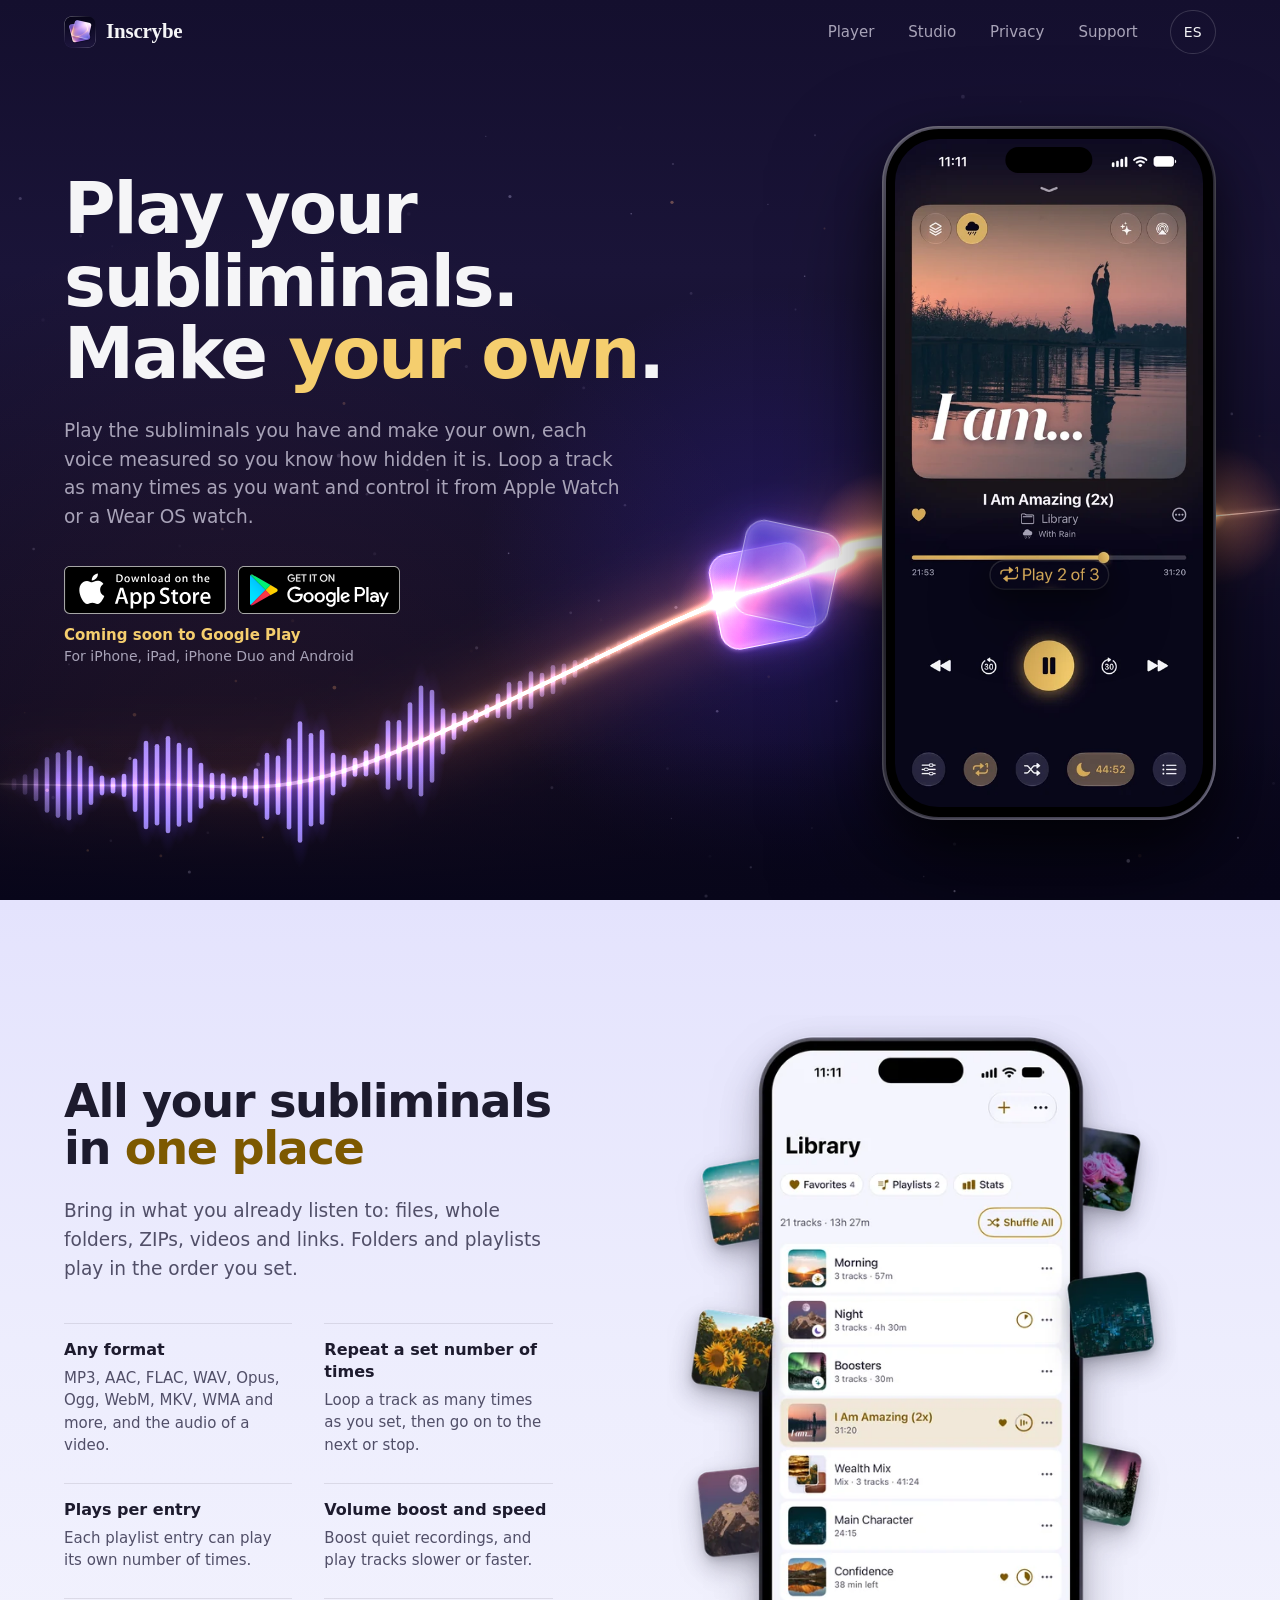
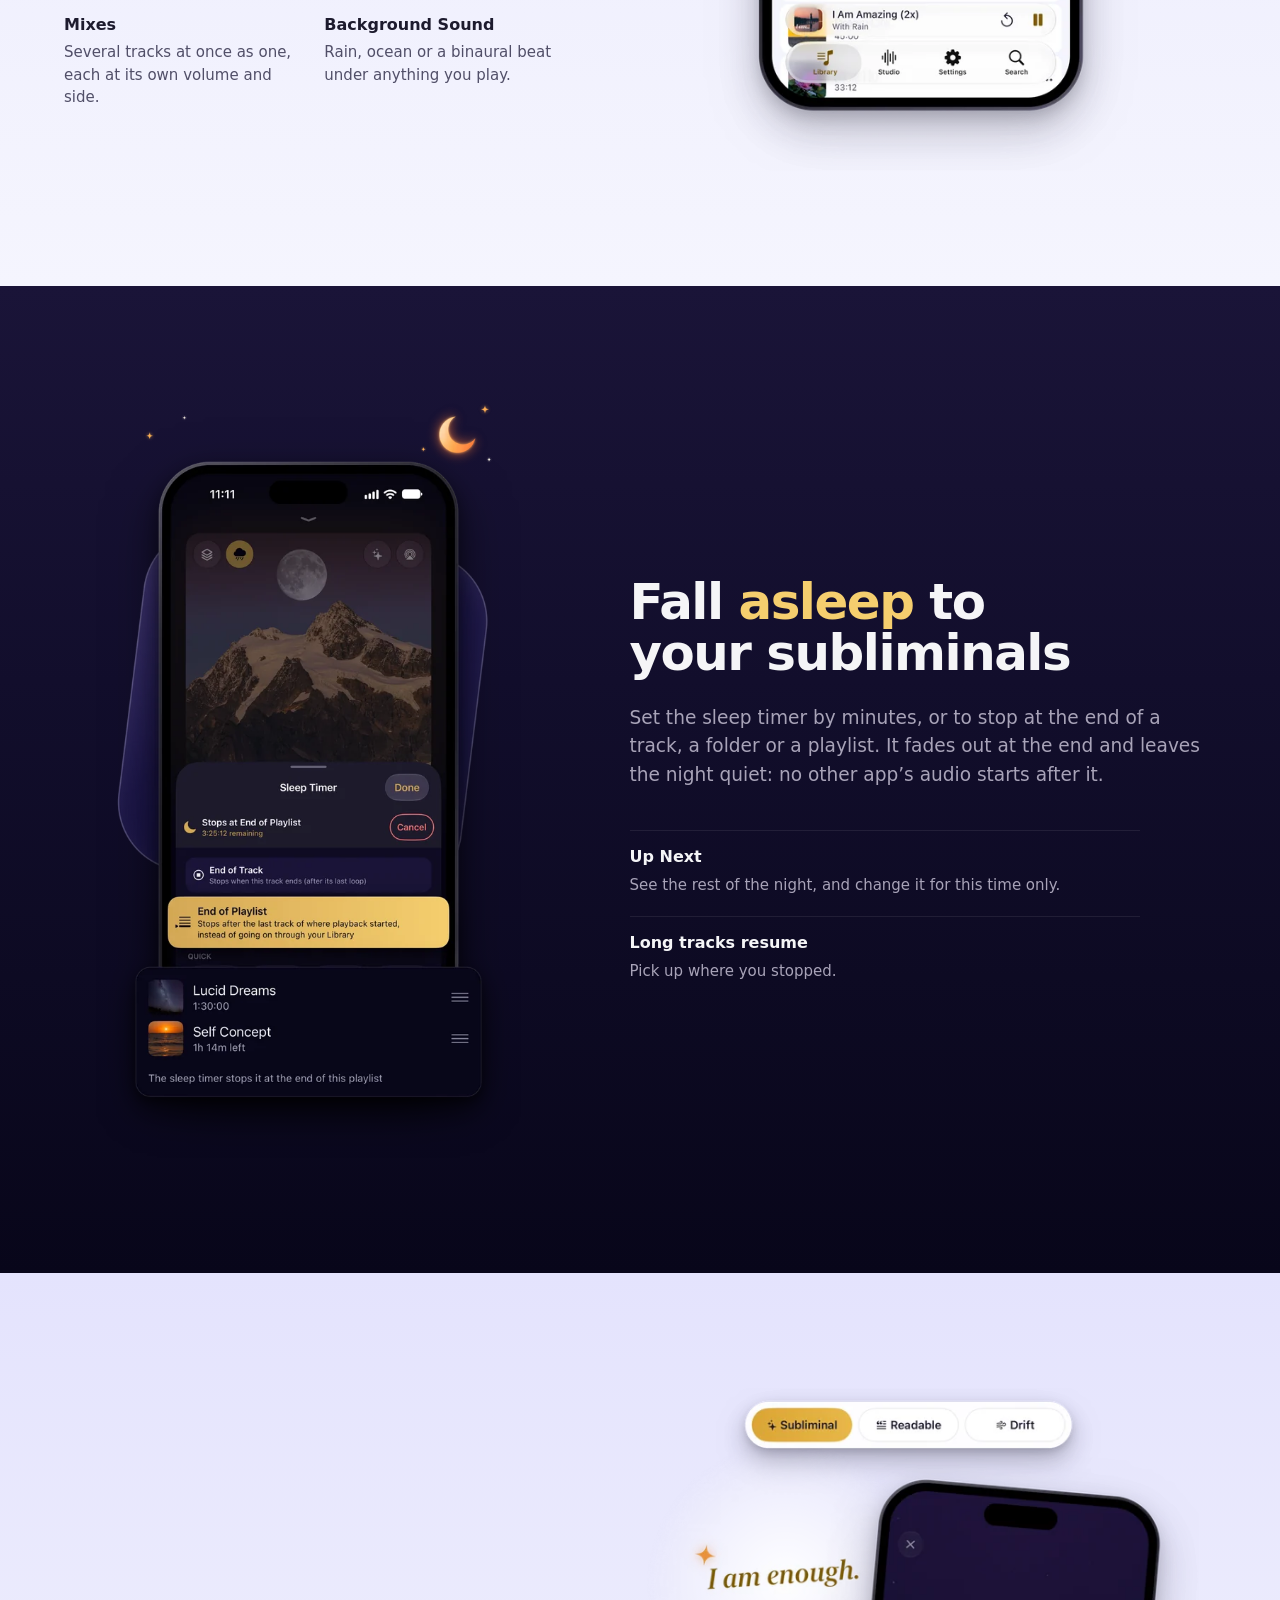
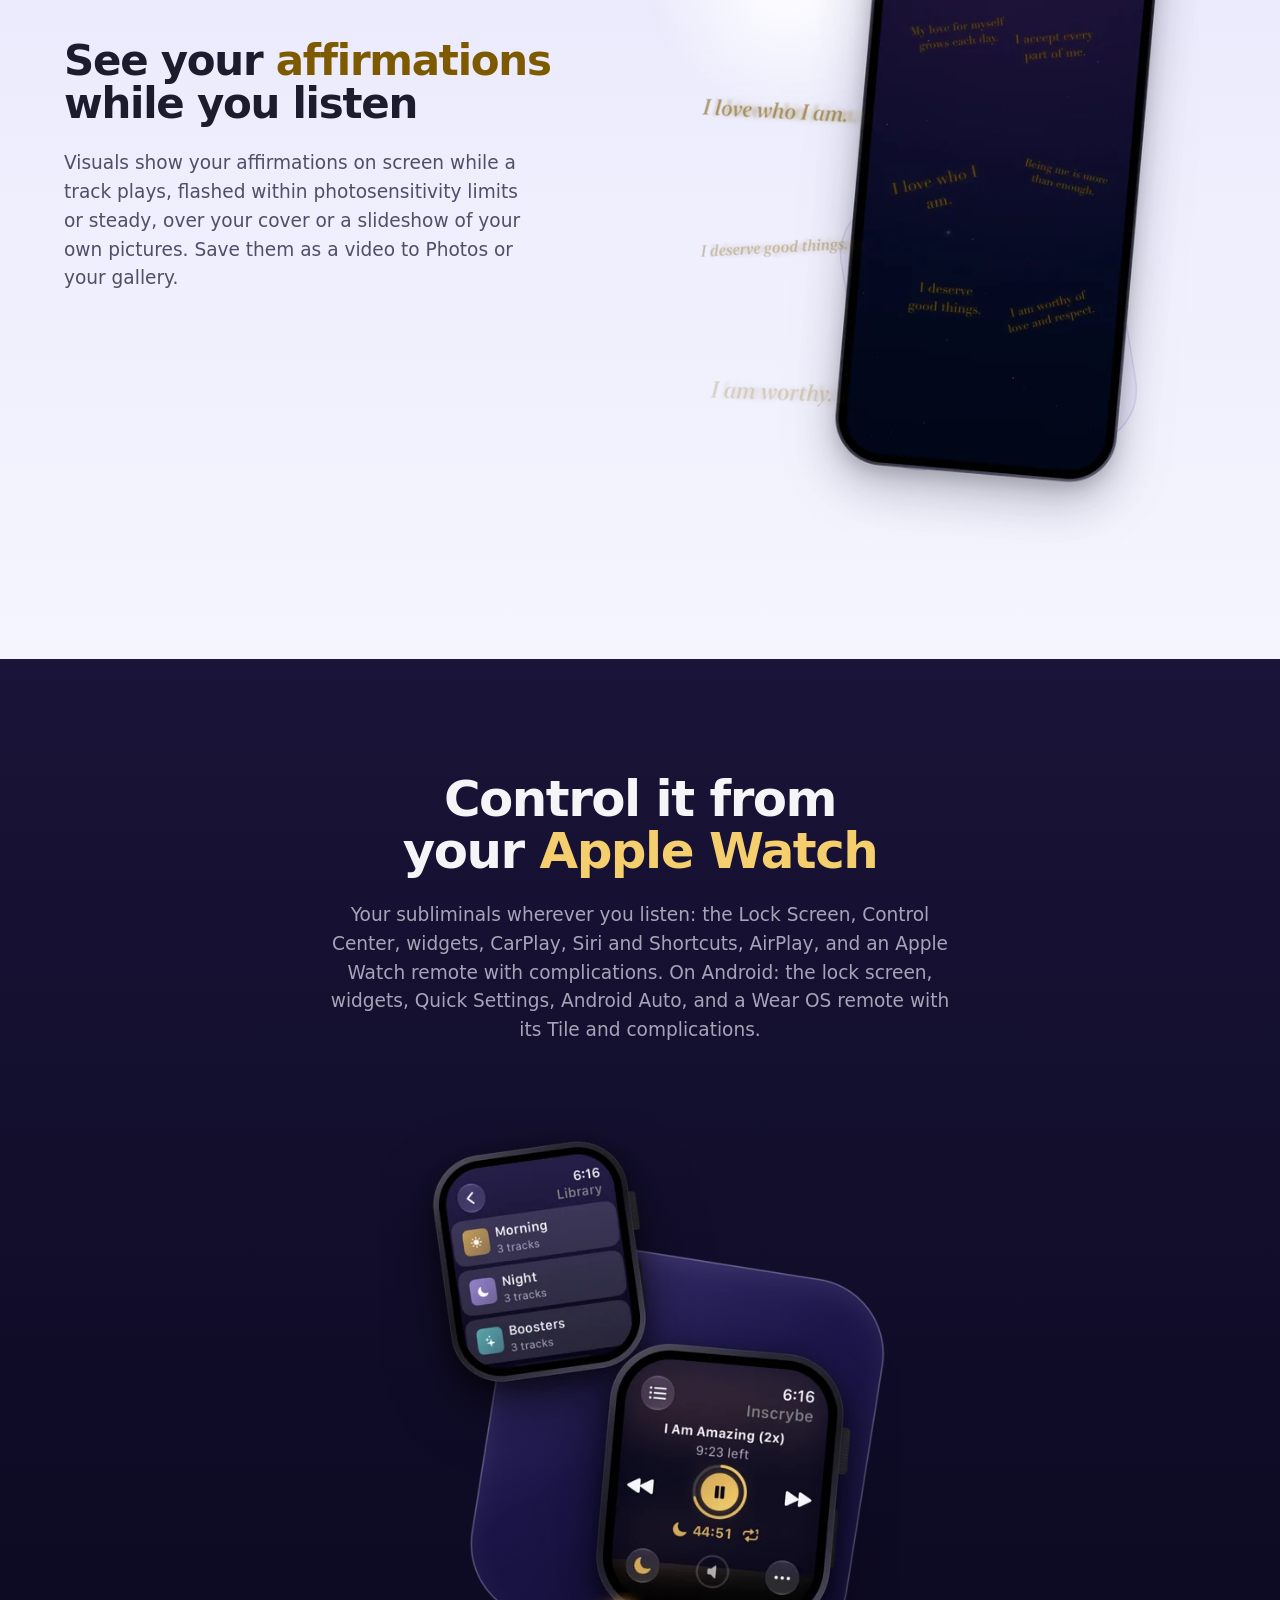
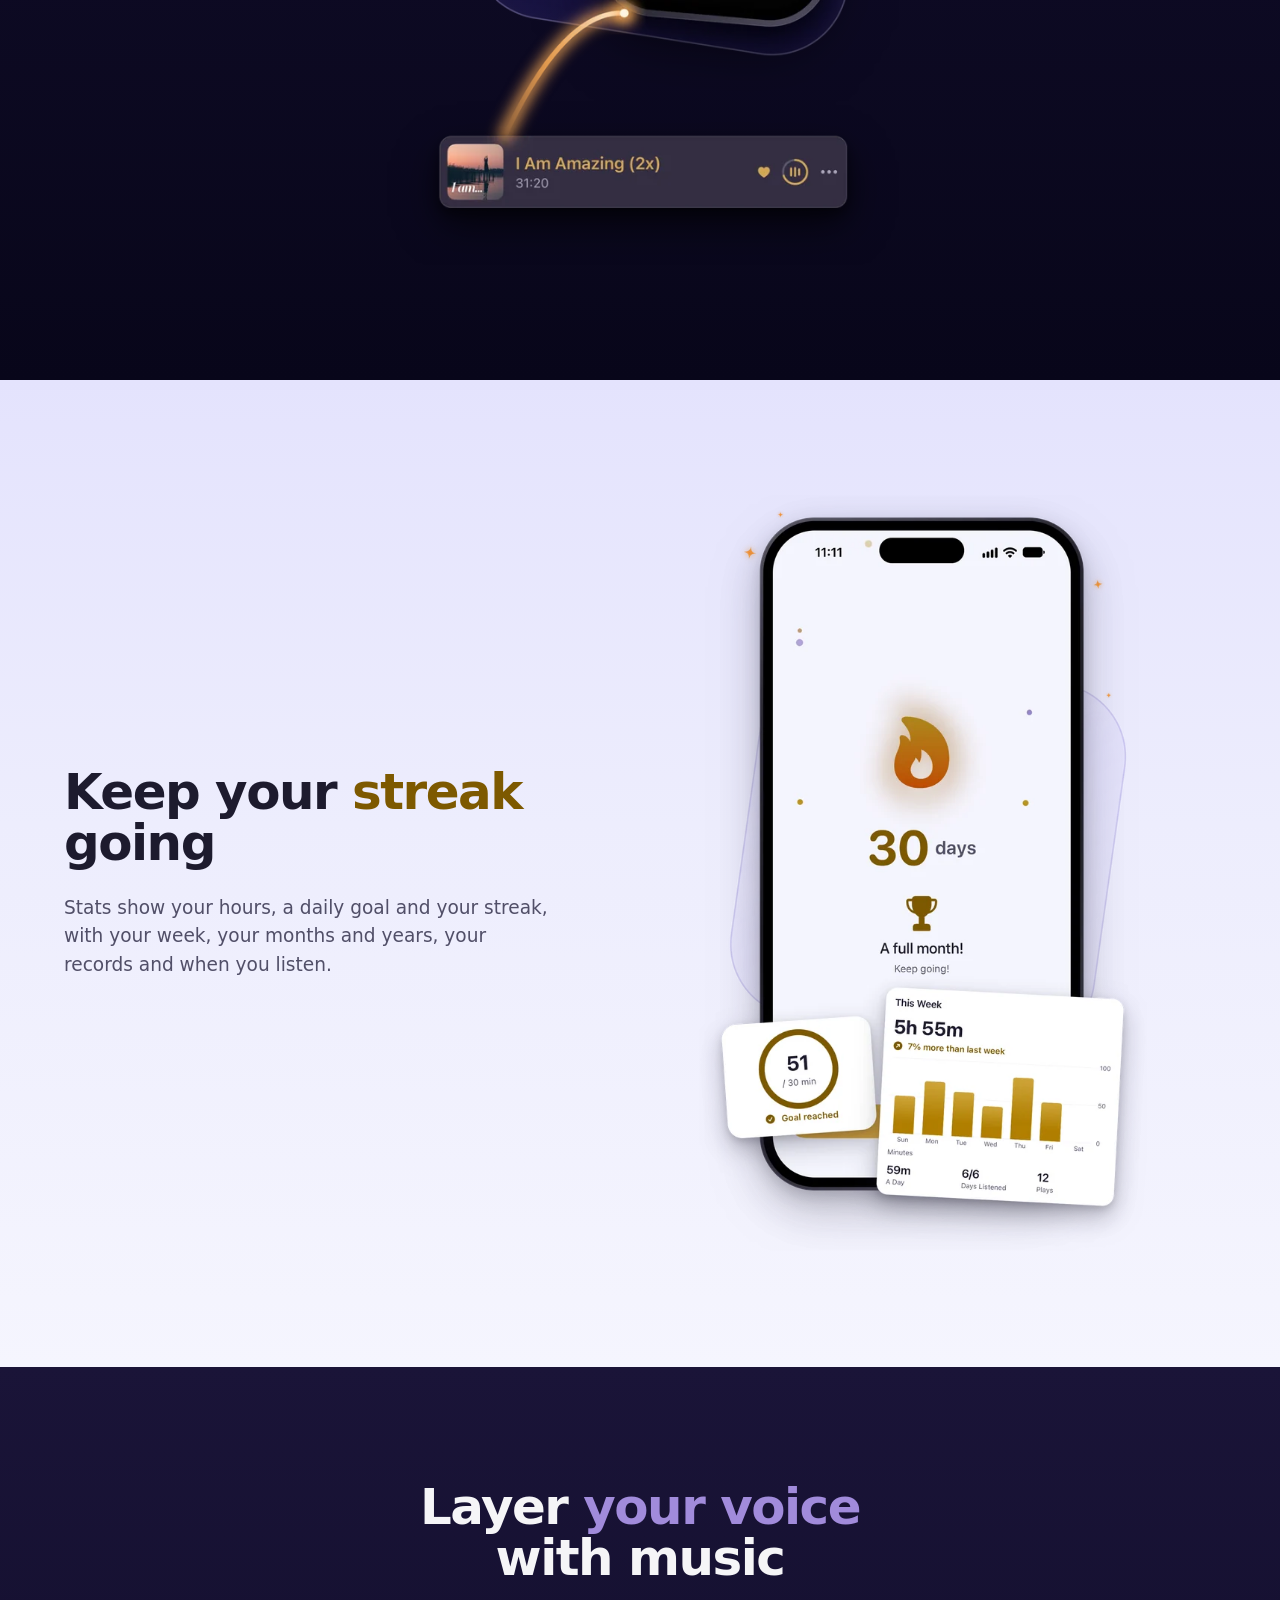
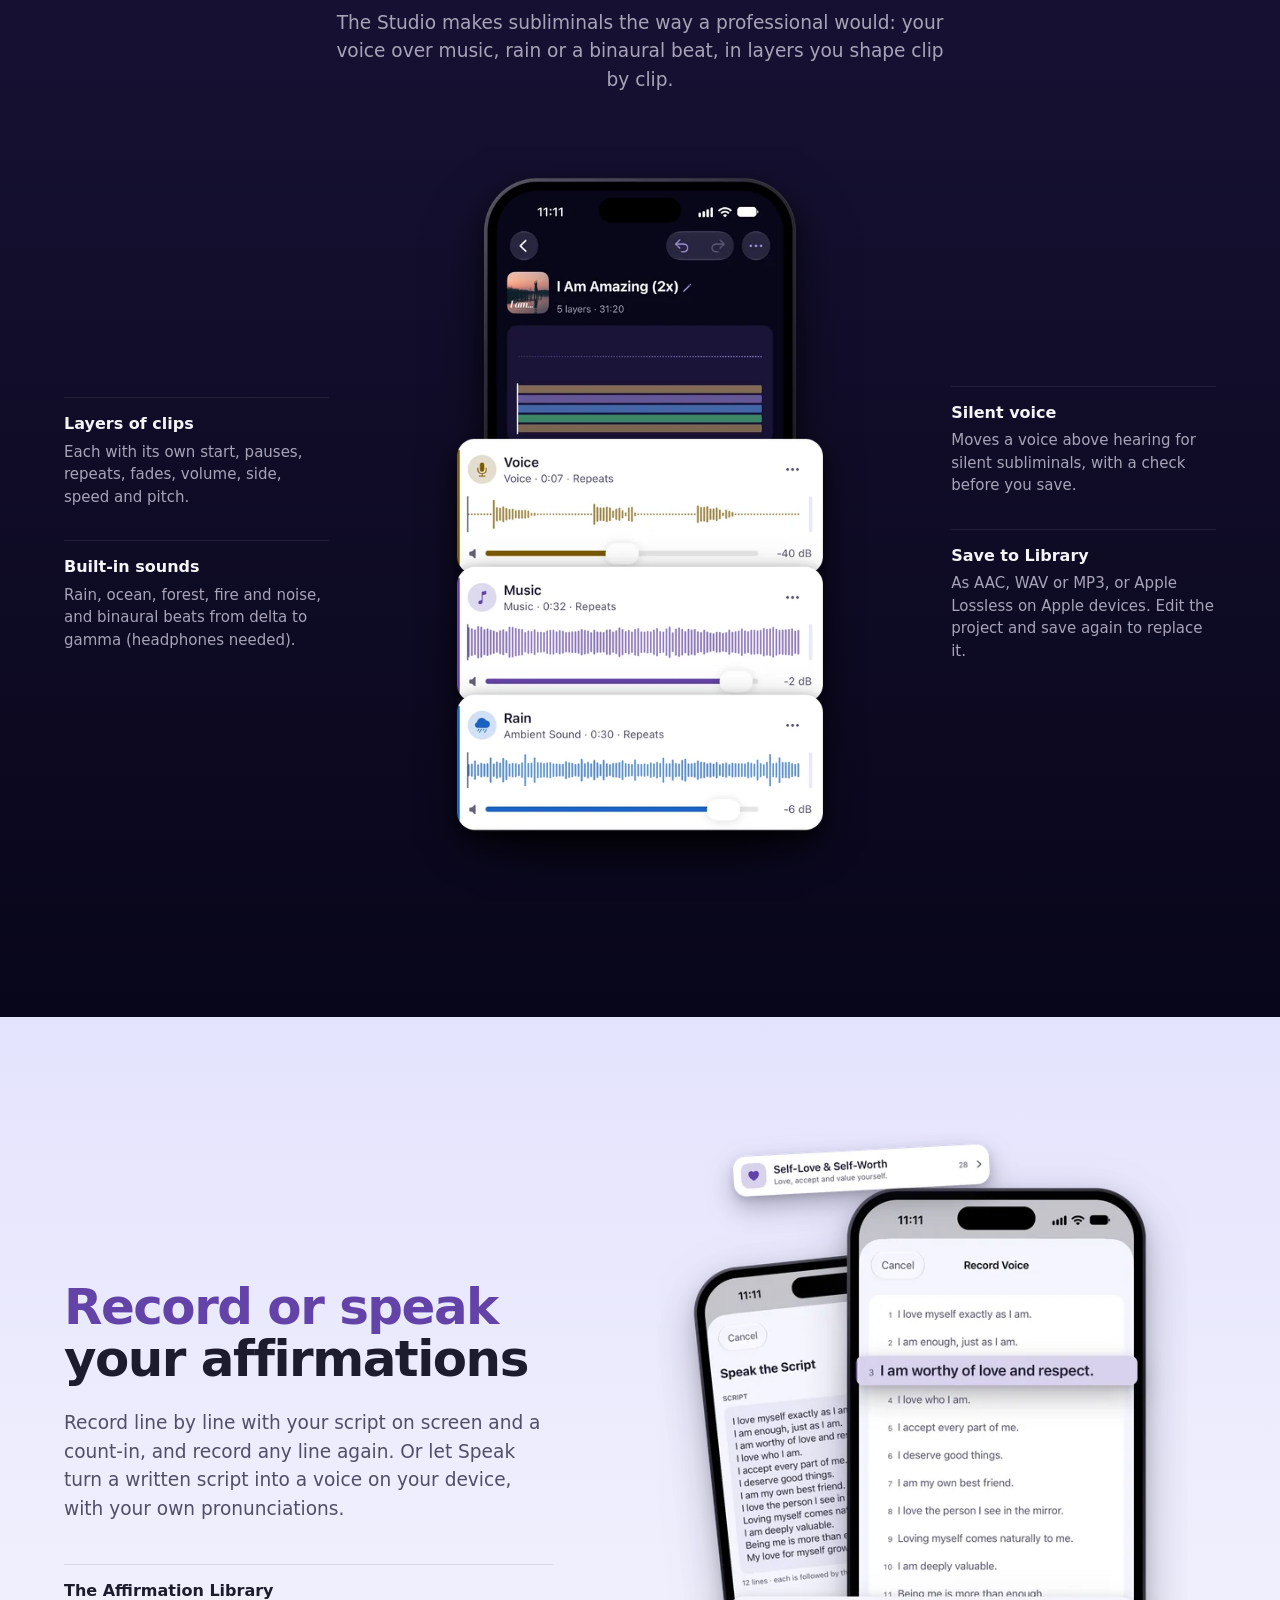
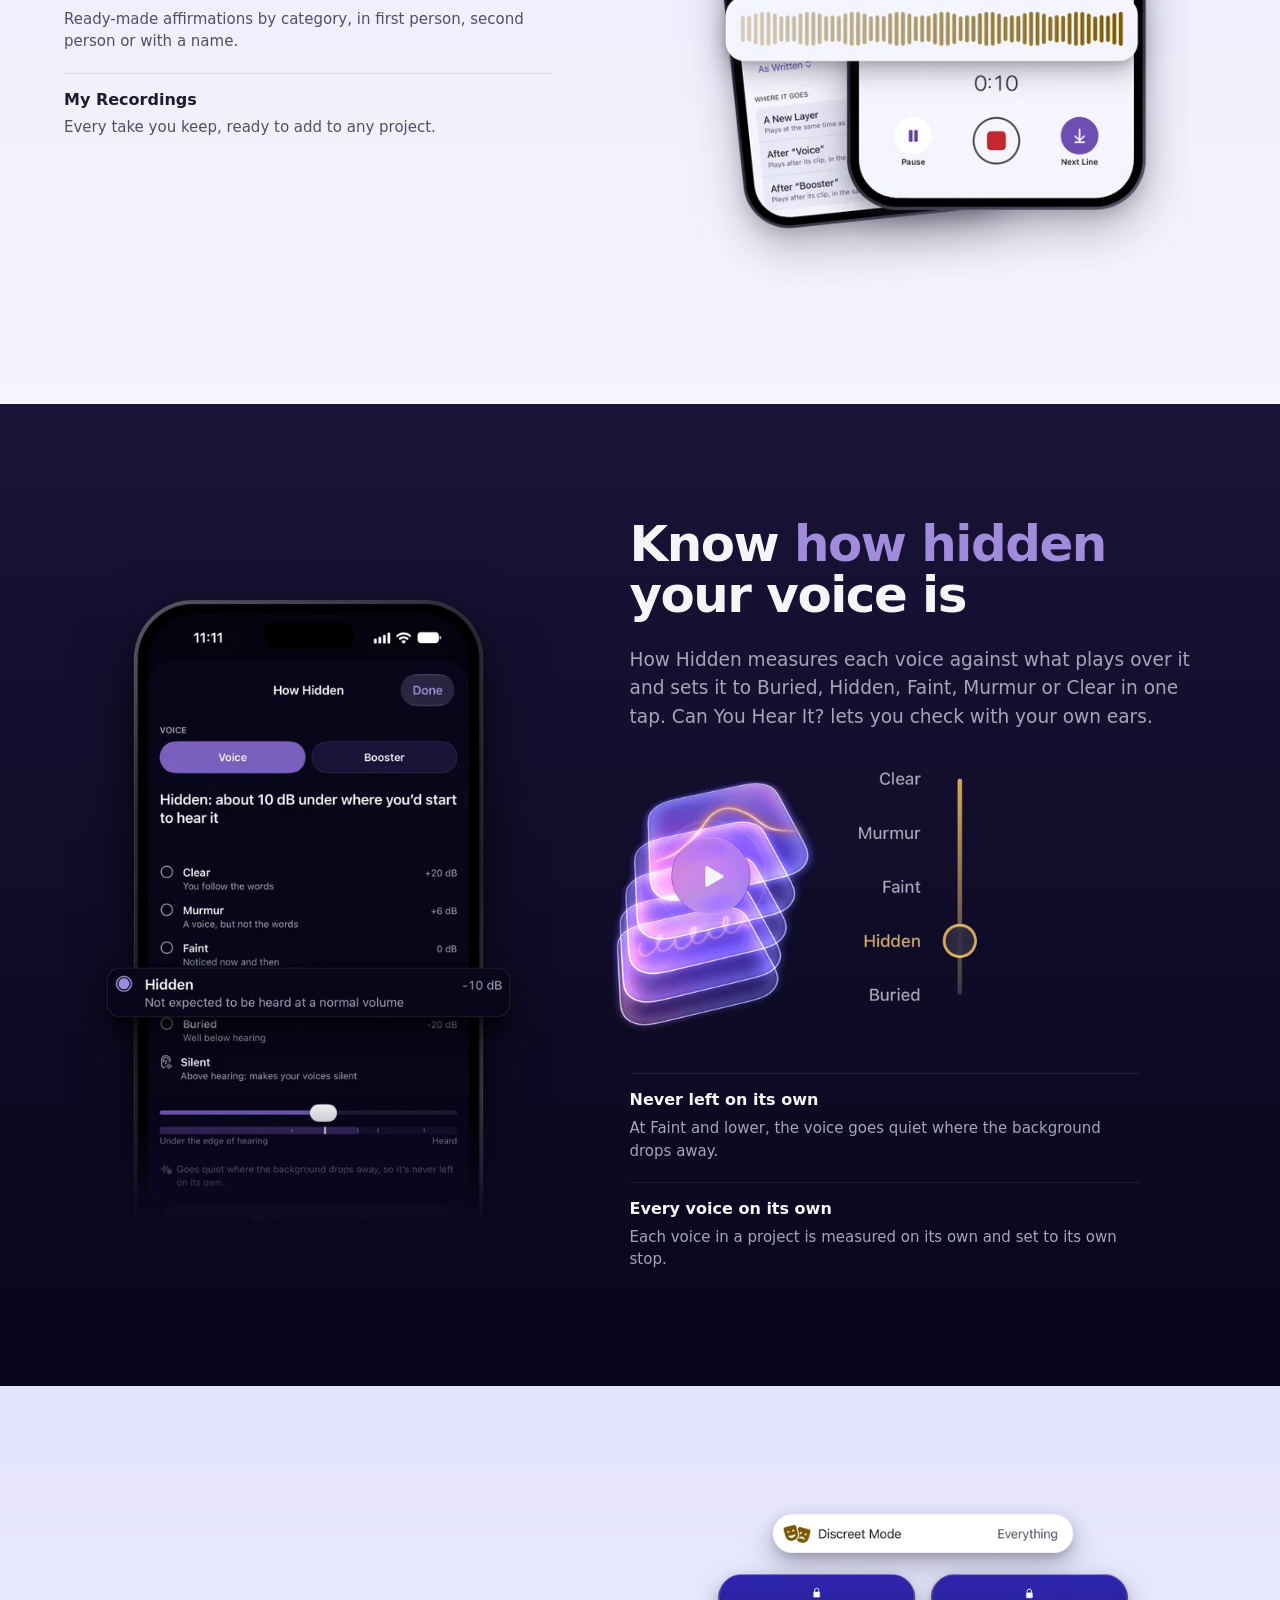
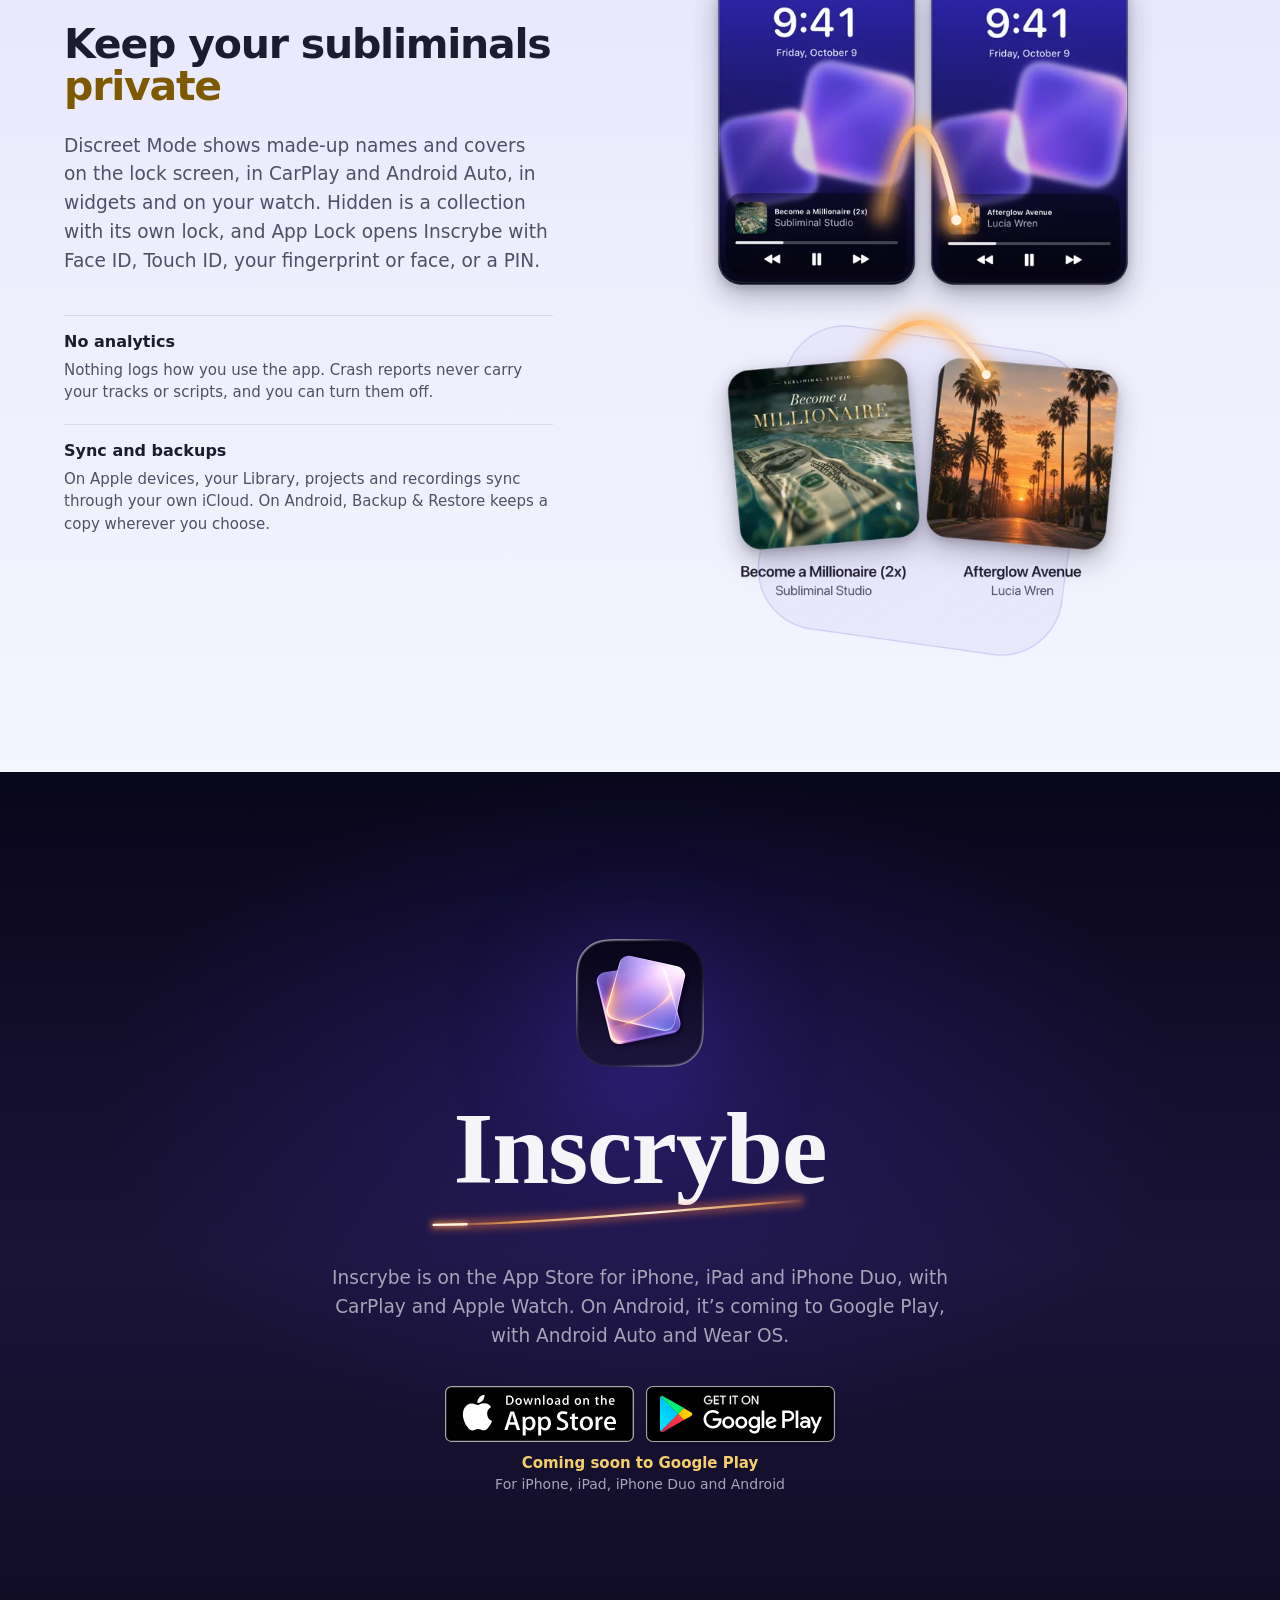
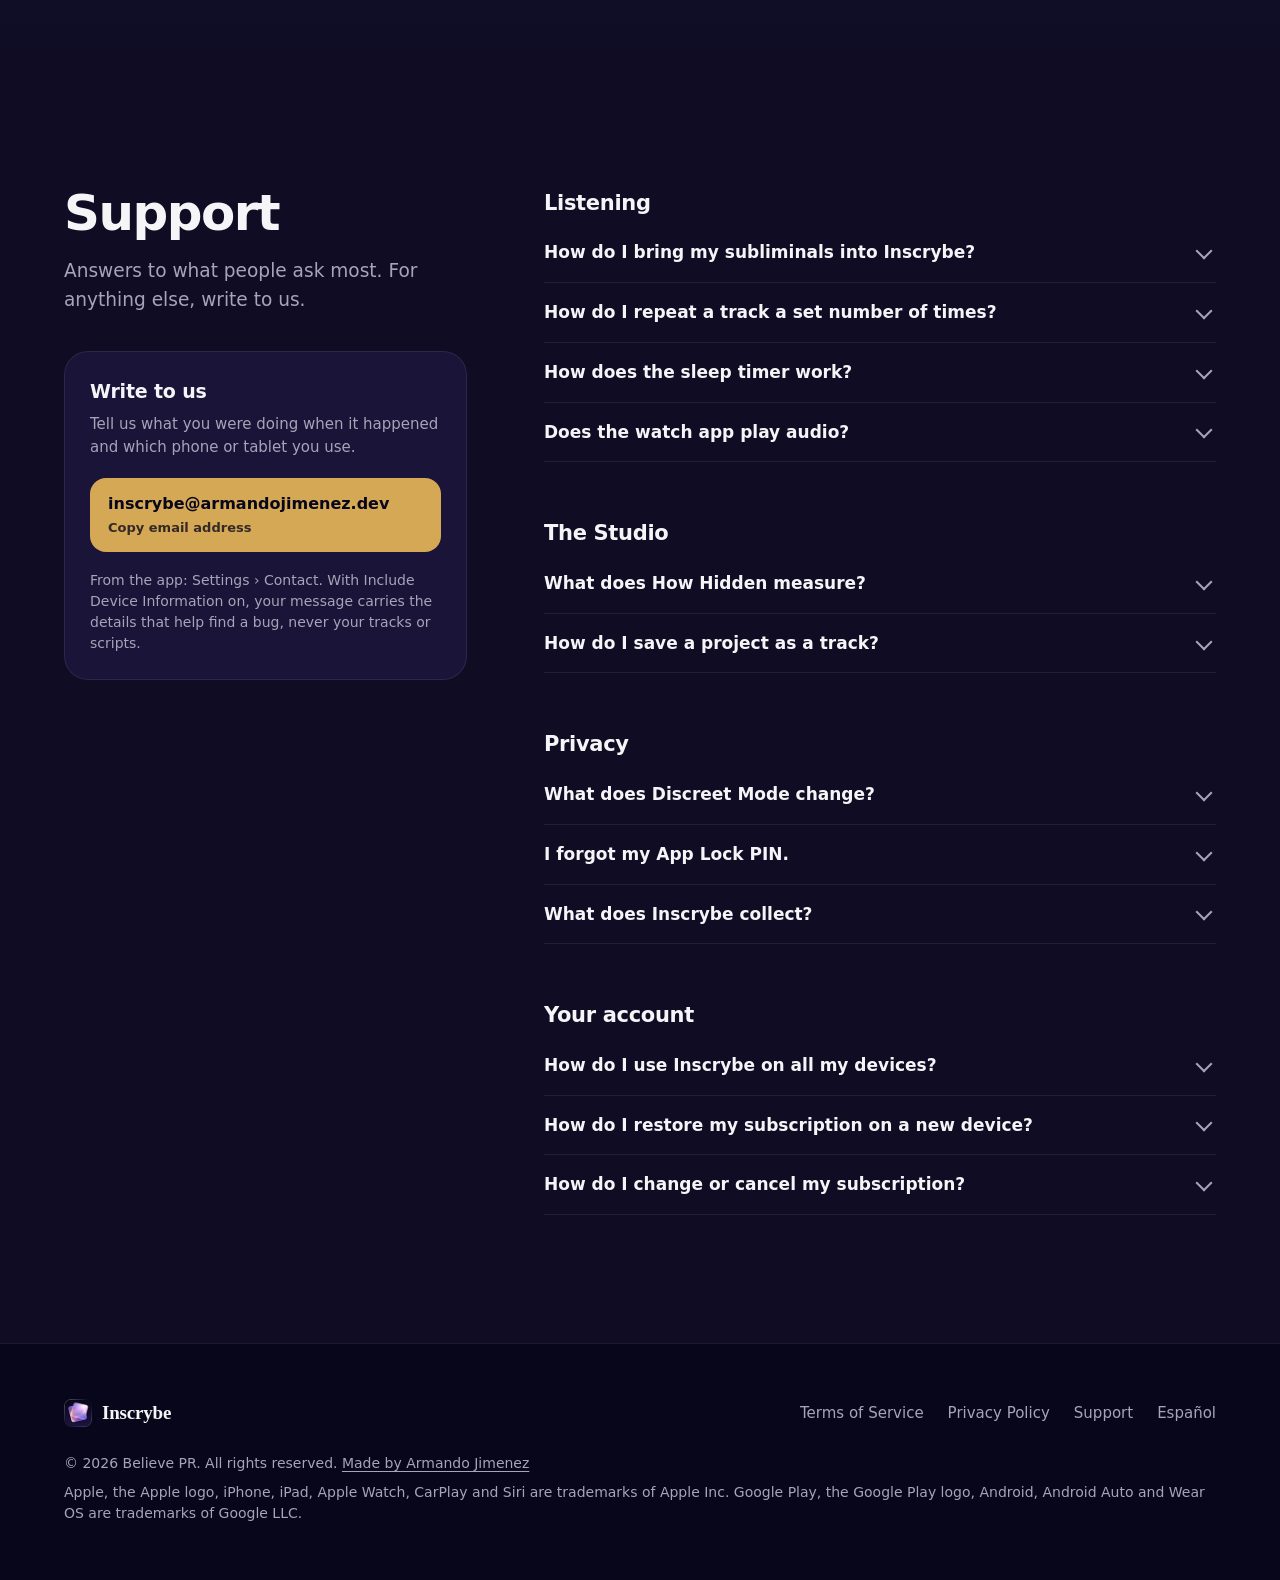
<file: index.html>
<!doctype html>
<html lang="en" data-app-slug="inscrybe" data-langs="en,es">
<head>
  <meta charset="utf-8">
  <meta name="viewport" content="width=device-width, initial-scale=1, viewport-fit=cover">
  <title>Inscrybe: Subliminal Maker and Player for iPhone and Android</title>
  <meta name="description" content="Play the subliminals you have and make your own. Repeat counts, a sleep timer, Apple Watch and Wear OS control and a Studio that measures how hidden each voice is.">
  <link rel="canonical" href="https://armandojimenez.dev/inscrybe/">
  <link rel="alternate" hreflang="en" href="https://armandojimenez.dev/inscrybe/">
  <link rel="alternate" hreflang="es" href="https://armandojimenez.dev/inscrybe/es/">
  <link rel="alternate" hreflang="x-default" href="https://armandojimenez.dev/inscrybe/">
  <meta name="theme-color" content="#08061A">
  <meta name="color-scheme" content="dark light">
  <meta name="apple-itunes-app" content="app-id=6823235991">
  <meta property="og:type" content="website">
  <meta property="og:site_name" content="Inscrybe">
  <meta property="og:title" content="Inscrybe: play your subliminals, make your own">
  <meta property="og:description" content="Play the subliminals you have and make your own. Repeat counts, a sleep timer, Apple Watch and Wear OS control and a Studio that measures how hidden each voice is.">
  <meta property="og:url" content="https://armandojimenez.dev/inscrybe/">
  <meta property="og:locale" content="en_US">
  <meta property="og:locale:alternate" content="es_MX">
  <meta property="og:image" content="https://armandojimenez.dev/inscrybe/assets/og-en.png">
  <meta property="og:image:width" content="1200">
  <meta property="og:image:height" content="630">
  <meta property="og:image:alt" content="The Inscrybe icon’s two glass planes with a line of light passing through them">
  <meta name="twitter:card" content="summary_large_image">
  <meta name="twitter:title" content="Inscrybe: play your subliminals, make your own">
  <meta name="twitter:description" content="Play the subliminals you have and make your own. Repeat counts, a sleep timer, Apple Watch and Wear OS control and a Studio that measures how hidden each voice is.">
  <meta name="twitter:image" content="https://armandojimenez.dev/inscrybe/assets/og-en.png">
  <link rel="icon" href="assets/favicon-32.png" sizes="32x32" type="image/png">
  <link rel="apple-touch-icon" href="assets/apple-touch-icon.png">
  <link rel="preload" as="image" href="assets/screens/en/player-480.webp" imagesrcset="assets/screens/en/player-480.webp 480w, assets/screens/en/player-720.webp 720w, assets/screens/en/player-960.webp 960w" imagesizes="(min-width: 960px) 340px, 64vw" fetchpriority="high">
  <link rel="stylesheet" href="style.css?v=44a35e6f81">
  <script>
    // A headline keeps the deck's line breaks: its size comes down until every line fits its column (to 80% at most),
    // else its lines wrap, balanced. Run right after each headline, before it's painted, and again on resize.
    window.fit = function (h) {
      h.style.fontSize = ''; h.classList.remove('fits');
      var base = parseFloat(getComputedStyle(h).fontSize), room = h.clientWidth, widest = 0, r = document.createRange();
      h.classList.add('fits');
      h.querySelectorAll('.line').forEach(function (l) { r.selectNodeContents(l); widest = Math.max(widest, r.getBoundingClientRect().width); });
      var k = widest > room ? room / widest * 0.995 : 1;
      if (k < 0.8) h.classList.remove('fits'); else if (k < 1) h.style.fontSize = (base * k).toFixed(2) + 'px';
    };
    addEventListener('resize', function () { document.querySelectorAll('[data-fit]').forEach(fit); });
  </script>
  <script type="application/ld+json">{"@context":"https://schema.org","@type":"MobileApplication","name":"Inscrybe","alternateName":["Inscrybe: Subliminal Maker","Inscrybe Subliminal Player"],"description":"Play the subliminals you have and make your own. Repeat counts, a sleep timer, Apple Watch and Wear OS control and a Studio that measures how hidden each voice is.","applicationCategory":"MusicApplication","applicationSubCategory":"LifestyleApplication","operatingSystem":["iOS 26.1 or later","Android 10 or later"],"inLanguage":"en","url":"https://armandojimenez.dev/inscrybe/","image":"https://armandojimenez.dev/inscrybe/assets/icon-512.png","screenshot":[{"@type":"ImageObject","contentUrl":"https://armandojimenez.dev/inscrybe/assets/screens/en/player-960.webp","caption":"Inscrybe’s subliminal player playing “I Am Amazing (2x)”, its second of three plays"},{"@type":"ImageObject","contentUrl":"https://armandojimenez.dev/inscrybe/assets/web/en/library-1200.webp","caption":"The Library in Inscrybe: folders, a Mix and tracks with their covers, “I Am Amazing (2x)” playing"},{"@type":"ImageObject","contentUrl":"https://armandojimenez.dev/inscrybe/assets/web/en/studio-1200.webp","caption":"A subliminal project in Inscrybe’s Studio: its Voice, Music and Rain layers with their waveforms and volumes"},{"@type":"ImageObject","contentUrl":"https://armandojimenez.dev/inscrybe/assets/web/en/hidden-1200.webp","caption":"How Hidden on a project’s voice, set to Hidden"},{"@type":"ImageObject","contentUrl":"https://armandojimenez.dev/inscrybe/assets/web/en/privacy-1200.webp","caption":"The same Lock Screen twice: “Become a Millionaire (2x)” playing, and as Discreet Mode shows it, “Afterglow Avenue” by Lucia Wren"}],"publisher":{"@type":"Organization","name":"Believe PR","url":"https://armandojimenez.dev/"},"author":{"@type":"Person","name":"Armando Jimenez","url":"https://armandojimenez.dev/"},"downloadUrl":["https://apps.apple.com/app/id6823235991"],"installUrl":["https://apps.apple.com/app/id6823235991"],"sameAs":["https://apps.apple.com/app/id6823235991"]}</script>
  <script src="behavior.js?v=8fca79352f" defer></script>
  <script src="light.js?v=c4f4e980da" defer></script>
  <script>window.LANDING_STRINGS = {"copied":"Email address copied"};</script>
</head>
<body>
  <a class="skip" href="#main">Skip to content</a>

  <header class="nav" data-nav>
    <div class="nav__inner">
      <a class="nav__home" href="" aria-label="Inscrybe home">
        <img src="assets/icon-64.png" alt="" width="32" height="32">
        <span class="wordmark">Inscrybe</span>
      </a>
      <nav class="nav__links" aria-label="Main">
        <a href="#player">Player</a>
        <a href="#studio">Studio</a>
        <a href="#privacy">Privacy</a>
        <a href="#support">Support</a>
      </nav>
      <a class="nav__lang" href="es/" hreflang="es" lang="es" aria-label="Leer en español">ES</a>
    </div>
  </header>

  <main id="main">
    <section class="hero" aria-labelledby="hero-title" data-hero>
      <canvas class="hero__light" aria-hidden="true"></canvas>
      <div class="hero__words" aria-hidden="true"><span class="word word--1">I love who I am.</span><span class="word word--2">I am a money magnet.</span><span class="word word--3">Love comes to me easily.</span><span class="word word--4">I am unstoppable.</span></div>
      <div class="hero__inner">
        <div class="hero__text">
          <h1 id="hero-title" data-fit><span class="line">Play your subliminals.</span> <span class="line">Make <span class="accent">your own</span>.</span></h1>
          <p class="lead">Play the subliminals you have and make your own, each voice measured so you know how hidden it is. Loop a track as many times as you want and control it from Apple Watch or a Wear OS watch.</p>
          <div class="get get--hero"><div class="get__badges"><a class="store-badge" data-store="apple" href="https://apps.apple.com/app/id6823235991" target="_blank" rel="noopener"><img src="assets/app-store-badge.svg" alt="Download on the App Store" height="48" width="162"></a><span class="store-badge store-badge--soon" data-store="google"><img src="assets/google-play-badge.svg" alt="Google Play" height="48" width="162"></span></div><p class="get__label"><span class="get__soon">Coming soon to Google Play</span><span class="get__devices">For iPhone, iPad, iPhone Duo and Android</span></p></div>
          <script>fit(document.getElementById('hero-title'))</script>
        </div>
        <div class="hero__glass" data-glass aria-hidden="true"></div>
        <figure class="hero__device">
          <div class="phone" data-phone>
            <div class="phone__screen">
              <img src="assets/screens/en/player-960.webp" srcset="assets/screens/en/player-480.webp 480w, assets/screens/en/player-720.webp 720w, assets/screens/en/player-960.webp 960w" sizes="(min-width: 960px) 340px, 64vw" width="1320" height="2868" alt="Inscrybe’s subliminal player playing “I Am Amazing (2x)”, its second of three plays" fetchpriority="high">
              <span class="phone__island" aria-hidden="true"></span>
            </div>
          </div>
          <img class="phone__lift" src="assets/screens/en/plays-720.webp" width="876" height="205" alt="" aria-hidden="true" style="--lift-x:50.076;--lift-y:65.272;--lift-w:34.862">
        </figure>
      </div>
    </section>

  <section class="feature feature--light mode-player feature--split" id="player" aria-labelledby="player-title">
    <div class="feature__inner">
      <div class="feature__text">
        <h2 id="player-title" data-fit><span class="line">All your subliminals</span> <span class="line">in <span class="accent">one place</span></span></h2>
        <p class="lead">Bring in what you already listen to: files, whole folders, ZIPs, videos and links. Folders and playlists play in the order you set.</p><script>fit(document.getElementById('player-title'))</script>
        
        <dl class="facts"><div class="fact"><dt>Any format</dt><dd>MP3, AAC, FLAC, WAV, Opus, Ogg, WebM, MKV, WMA and more, and the audio of a video.</dd></div><div class="fact"><dt>Repeat a set number of times</dt><dd>Loop a track as many times as you set, then go on to the next or stop.</dd></div><div class="fact"><dt>Plays per entry</dt><dd>Each playlist entry can play its own number of times.</dd></div><div class="fact"><dt>Volume boost and speed</dt><dd>Boost quiet recordings, and play tracks slower or faster.</dd></div><div class="fact"><dt>Mixes</dt><dd>Several tracks at once as one, each at its own volume and side.</dd></div><div class="fact"><dt>Background Sound</dt><dd>Rain, ocean or a binaural beat under anything you play.</dd></div></dl>
      </div>
      <figure class="feature__visual"><img class="composition" src="assets/web/en/library-1200.webp" srcset="assets/web/en/library-600.webp 600w, assets/web/en/library-900.webp 900w, assets/web/en/library-1200.webp 1200w" sizes="(min-width: 720px) 46vw, 92vw" width="1612" height="2386" alt="The Library in Inscrybe: folders, a Mix and tracks with their covers, “I Am Amazing (2x)” playing" loading="lazy" decoding="async"></figure>
    </div>
  </section>

  <section class="feature feature--dark mode-player feature--split feature--flip" id="sleep" aria-labelledby="sleep-title">
    <div class="feature__inner">
      <div class="feature__text">
        <h2 id="sleep-title" data-fit><span class="line">Fall <span class="accent">asleep</span> to</span> <span class="line">your subliminals</span></h2>
        <p class="lead">Set the sleep timer by minutes, or to stop at the end of a track, a folder or a playlist. It fades out at the end and leaves the night quiet: no other app’s audio starts after it.</p><script>fit(document.getElementById('sleep-title'))</script>
        
        <dl class="facts facts--short"><div class="fact"><dt>Up Next</dt><dd>See the rest of the night, and change it for this time only.</dd></div><div class="fact"><dt>Long tracks resume</dt><dd>Pick up where you stopped.</dd></div></dl>
      </div>
      <figure class="feature__visual"><img class="composition" src="assets/web/en/sleep-1200.webp" srcset="assets/web/en/sleep-600.webp 600w, assets/web/en/sleep-900.webp 900w, assets/web/en/sleep-1200.webp 1200w" sizes="(min-width: 720px) 46vw, 92vw" width="1450" height="2576" alt="The Sleep Timer set to stop at the end of the playlist “Before Bed”, with Up Next below" loading="lazy" decoding="async"></figure>
    </div>
  </section>

  <section class="feature feature--light mode-player feature--split" id="visuals" aria-labelledby="visuals-title">
    <div class="feature__inner">
      <div class="feature__text">
        <h2 id="visuals-title" data-fit><span class="line">See your <span class="accent">affirmations</span></span> <span class="line">while you listen</span></h2>
        <p class="lead">Visuals show your affirmations on screen while a track plays, flashed within photosensitivity limits or steady, over your cover or a slideshow of your own pictures. Save them as a video to Photos or your gallery.</p><script>fit(document.getElementById('visuals-title'))</script>
        
        
      </div>
      <figure class="feature__visual"><img class="composition" src="assets/web/en/visuals-1200.webp" srcset="assets/web/en/visuals-600.webp 600w, assets/web/en/visuals-900.webp 900w, assets/web/en/visuals-1200.webp 1200w" sizes="(min-width: 720px) 46vw, 92vw" width="1657" height="2267" alt="Visuals in their Subliminal look: affirmations flashing over the player" loading="lazy" decoding="async"></figure>
    </div>
  </section>

  <section class="feature feature--dark mode-player feature--center" id="everywhere" aria-labelledby="everywhere-title">
    <div class="feature__inner">
      <div class="feature__text">
        <h2 id="everywhere-title" data-fit><span class="line">Control it from</span> <span class="line">your <span class="accent">Apple Watch</span></span></h2>
        <p class="lead">Your subliminals wherever you listen: the Lock Screen, Control Center, widgets, CarPlay, Siri and Shortcuts, AirPlay, and an Apple Watch remote with complications. On Android: the lock screen, widgets, Quick Settings, Android Auto, and a Wear OS remote with its Tile and complications.</p><script>fit(document.getElementById('everywhere-title'))</script>
        
        
      </div>
      <figure class="feature__visual"><img class="composition" src="assets/web/en/everywhere-1200.webp" srcset="assets/web/en/everywhere-600.webp 600w, assets/web/en/everywhere-900.webp 900w, assets/web/en/everywhere-1200.webp 1200w" sizes="(min-width: 720px) 520px, 92vw" width="1525" height="2227" alt="The Apple Watch app controlling “I Am Amazing (2x)” as it plays on the iPhone" loading="lazy" decoding="async"></figure>
    </div>
  </section>

  <section class="feature feature--light mode-player feature--split" id="stats" aria-labelledby="stats-title">
    <div class="feature__inner">
      <div class="feature__text">
        <h2 id="stats-title" data-fit><span class="line">Keep your <span class="accent">streak</span></span> <span class="line">going</span></h2>
        <p class="lead">Stats show your hours, a daily goal and your streak, with your week, your months and years, your records and when you listen.</p><script>fit(document.getElementById('stats-title'))</script>
        
        
      </div>
      <figure class="feature__visual"><img class="composition" src="assets/web/en/stats-1200.webp" srcset="assets/web/en/stats-600.webp 600w, assets/web/en/stats-900.webp 900w, assets/web/en/stats-1200.webp 1200w" sizes="(min-width: 720px) 46vw, 92vw" width="1414" height="2386" alt="Stats celebrating a month’s streak, today’s goal reached and the week’s listening" loading="lazy" decoding="async"></figure>
    </div>
  </section>

  <section class="feature feature--dark mode-studio feature--flank" id="studio" aria-labelledby="studio-title">
    <div class="feature__inner">
      <div class="feature__text">
        <h2 id="studio-title" data-fit><span class="line">Layer <span class="accent">your voice</span></span> <span class="line">with music</span></h2>
        <p class="lead">The Studio makes subliminals the way a professional would: your voice over music, rain or a binaural beat, in layers you shape clip by clip.</p><script>fit(document.getElementById('studio-title'))</script>
      </div>
      <dl class="facts facts--short facts--start"><div class="fact"><dt>Layers of clips</dt><dd>Each with its own start, pauses, repeats, fades, volume, side, speed and pitch.</dd></div><div class="fact"><dt>Built-in sounds</dt><dd>Rain, ocean, forest, fire and noise, and binaural beats from delta to gamma (headphones needed).</dd></div></dl>
      <figure class="feature__visual"><img class="composition" src="assets/web/en/studio-1200.webp" srcset="assets/web/en/studio-600.webp 600w, assets/web/en/studio-900.webp 900w, assets/web/en/studio-1200.webp 1200w" sizes="(min-width: 720px) 520px, 92vw" width="1482" height="2476" alt="A subliminal project in Inscrybe’s Studio: its Voice, Music and Rain layers with their waveforms and volumes" loading="lazy" decoding="async"></figure>
      <dl class="facts facts--short facts--end"><div class="fact"><dt>Silent voice</dt><dd>Moves a voice above hearing for silent subliminals, with a check before you save.</dd></div><div class="fact"><dt>Save to Library</dt><dd>As AAC, WAV or MP3, or Apple Lossless on Apple devices. Edit the project and save again to replace it.</dd></div></dl>
    </div>
  </section>

  <section class="feature feature--light mode-studio feature--split" id="voice" aria-labelledby="voice-title">
    <div class="feature__inner">
      <div class="feature__text">
        <h2 id="voice-title" data-fit><span class="line"><span class="accent">Record or speak</span></span> <span class="line">your affirmations</span></h2>
        <p class="lead">Record line by line with your script on screen and a count-in, and record any line again. Or let Speak turn a written script into a voice on your device, with your own pronunciations.</p><script>fit(document.getElementById('voice-title'))</script>
        
        <dl class="facts facts--short"><div class="fact"><dt>The Affirmation Library</dt><dd>Ready-made affirmations by category, in first person, second person or with a name.</dd></div><div class="fact"><dt>My Recordings</dt><dd>Every take you keep, ready to add to any project.</dd></div></dl>
      </div>
      <figure class="feature__visual"><img class="composition" src="assets/web/en/voice-1200.webp" srcset="assets/web/en/voice-600.webp 600w, assets/web/en/voice-900.webp 900w, assets/web/en/voice-1200.webp 1200w" sizes="(min-width: 720px) 46vw, 92vw" width="1660" height="2362" alt="Recording a script line by line, with Speak the Script behind it" loading="lazy" decoding="async"></figure>
    </div>
  </section>

  <section class="feature feature--dark mode-studio feature--split feature--flip" id="how-hidden" aria-labelledby="how-hidden-title">
    <div class="feature__inner">
      <div class="feature__text">
        <h2 id="how-hidden-title" data-fit><span class="line">Know <span class="accent">how hidden</span></span> <span class="line">your voice is</span></h2>
        <p class="lead">How Hidden measures each voice against what plays over it and sets it to Buried, Hidden, Faint, Murmur or Clear in one tap. Can You Hear It? lets you check with your own ears.</p><script>fit(document.getElementById('how-hidden-title'))</script>
        <img class="composition-light" src="assets/web/en/hidden-art-1000.webp" srcset="assets/web/en/hidden-art-500.webp 500w, assets/web/en/hidden-art-1000.webp 1000w" sizes="(min-width: 720px) 380px, 80vw" width="1000" height="720" alt="" loading="lazy" decoding="async">
        <dl class="facts facts--short"><div class="fact"><dt>Never left on its own</dt><dd>At Faint and lower, the voice goes quiet where the background drops away.</dd></div><div class="fact"><dt>Every voice on its own</dt><dd>Each voice in a project is measured on its own and set to its own stop.</dd></div></dl>
      </div>
      <figure class="feature__visual"><img class="composition" src="assets/web/en/hidden-1200.webp" srcset="assets/web/en/hidden-600.webp 600w, assets/web/en/hidden-900.webp 900w, assets/web/en/hidden-1200.webp 1200w" sizes="(min-width: 720px) 46vw, 92vw" width="1432" height="1937" alt="How Hidden on a project’s voice, set to Hidden" loading="lazy" decoding="async"></figure>
    </div>
  </section>

  <section class="feature feature--light mode-player feature--split" id="privacy" aria-labelledby="privacy-title">
    <div class="feature__inner">
      <div class="feature__text">
        <h2 id="privacy-title" data-fit><span class="line">Keep your subliminals</span> <span class="line"><span class="accent">private</span></span></h2>
        <p class="lead">Discreet Mode shows made-up names and covers on the lock screen, in CarPlay and Android Auto, in widgets and on your watch. Hidden is a collection with its own lock, and App Lock opens Inscrybe with Face ID, Touch ID, your fingerprint or face, or a PIN.</p><script>fit(document.getElementById('privacy-title'))</script>
        
        <dl class="facts facts--short"><div class="fact"><dt>No analytics</dt><dd>Nothing logs how you use the app. Crash reports never carry your tracks or scripts, and you can turn them off.</dd></div><div class="fact"><dt>Sync and backups</dt><dd>On Apple devices, your Library, projects and recordings sync through your own iCloud. On Android, Backup &amp; Restore keeps a copy wherever you choose.</dd></div></dl>
      </div>
      <figure class="feature__visual"><img class="composition" src="assets/web/en/privacy-1200.webp" srcset="assets/web/en/privacy-600.webp 600w, assets/web/en/privacy-900.webp 900w, assets/web/en/privacy-1200.webp 1200w" sizes="(min-width: 720px) 46vw, 92vw" width="1380" height="2270" alt="The same Lock Screen twice: “Become a Millionaire (2x)” playing, and as Discreet Mode shows it, “Afterglow Avenue” by Lucia Wren" loading="lazy" decoding="async"></figure>
    </div>
  </section>

    <section class="closing" id="download" aria-labelledby="download-title">
      <img class="closing__icon" src="assets/icon-256.png" alt="" width="128" height="128" loading="lazy">
      <h2 id="download-title" class="closing__mark"><span class="wordmark">Inscrybe</span>
      <svg class="mark-line" viewBox="0 0 600 60" preserveAspectRatio="none" aria-hidden="true" focusable="false">
        <defs>
          <linearGradient id="ml-core" x1="0" y1="0" x2="600" y2="0" gradientUnits="userSpaceOnUse">
            <stop offset="0" stop-color="#FFAE55" stop-opacity="0"/>
            <stop offset="0.22" stop-color="#FFAE55" stop-opacity="0.8"/>
            <stop offset="0.6" stop-color="#FFF5E4"/>
            <stop offset="0.88" stop-color="#FFAE55" stop-opacity="0.7"/>
            <stop offset="1" stop-color="#FFAE55" stop-opacity="0"/>
          </linearGradient>
          <filter id="ml-glow" x="-10%" y="-300%" width="120%" height="700%"><feGaussianBlur stdDeviation="6"/></filter>
        </defs>
        <path d="M4 46 C 180 44, 330 30, 596 12" fill="none" stroke="#FF7A3A" stroke-opacity="0.55" stroke-width="10" stroke-linecap="round" filter="url(#ml-glow)"/>
        <path d="M4 46 C 180 44, 330 30, 596 12" fill="none" stroke="url(#ml-core)" stroke-width="3" stroke-linecap="round"/>
        <path class="mark-line__comet" d="M4 46 C 180 44, 330 30, 596 12" pathLength="100" fill="none" stroke="#FFF5E4" stroke-width="3.2" stroke-linecap="round"/>
      </svg></h2>
      <p class="lead">Inscrybe is on the App Store for iPhone, iPad and iPhone Duo, with CarPlay and Apple Watch. On Android, it’s coming to Google Play, with Android Auto and Wear OS.</p>
      <div class="get get--cta"><div class="get__badges"><a class="store-badge" data-store="apple" href="https://apps.apple.com/app/id6823235991" target="_blank" rel="noopener"><img src="assets/app-store-badge.svg" alt="Download on the App Store" height="56" width="189"></a><span class="store-badge store-badge--soon" data-store="google"><img src="assets/google-play-badge.svg" alt="Google Play" height="56" width="189"></span></div><p class="get__label"><span class="get__soon">Coming soon to Google Play</span><span class="get__devices">For iPhone, iPad, iPhone Duo and Android</span></p></div>
    </section>

    <section class="support" id="support" aria-labelledby="support-title">
      <div class="support__inner">
        <div class="support__head">
          <h2 id="support-title">Support</h2>
          <p class="lead">Answers to what people ask most. For anything else, write to us.</p>
          <div class="contact">
            <h3>Write to us</h3>
            <p>Tell us what you were doing when it happened and which phone or tablet you use.</p>
            <button type="button" class="contact__copy" data-copy-email="inscrybe@armandojimenez.dev">
              <span class="contact__email">inscrybe@armandojimenez.dev</span>
              <span class="contact__action">Copy email address</span>
            </button>
            <p class="contact__app">From the app: Settings › Contact. With Include Device Information on, your message carries the details that help find a bug, never your tracks or scripts.</p>
          </div>
        </div>
        <div class="faq">
        <div class="faq__group">
          <h3>Listening</h3>
          <details class="faq__item"><summary>How do I bring my subliminals into Inscrybe?</summary><p>In the Library, tap + and choose Import Files, Import Folder or Import from a Link. You can also open an audio file in Inscrybe from Files, AirDrop or the Share sheet, or on Android from Files or Share. A link has to point to the file itself; streaming services aren’t supported.</p></details>
          <details class="faq__item"><summary>How do I repeat a track a set number of times?</summary><p>In the player, tap Repeat, then under Repeat This Track choose a number of times or Custom…. With Then Play Next on, the next track plays after the last time; otherwise playback stops there.</p></details>
          <details class="faq__item"><summary>How does the sleep timer work?</summary><p>Tap the moon in the player and choose a length in minutes, End of Track, End of Folder or End of Playlist, depending on what’s playing. The sound fades out at the end.</p></details>
          <details class="faq__item"><summary>Does the watch app play audio?</summary><p>No. On Apple Watch and on a Wear OS watch, it’s a remote for your phone: it shows what’s playing, controls it and the sleep timer, and opens your Library and playlists. Your phone plays the audio.</p></details>
        </div>
        <div class="faq__group">
          <h3>The Studio</h3>
          <details class="faq__item"><summary>What does How Hidden measure?</summary><p>How Hidden compares each voice in a project with the music and sounds over it and tells you where it sits: Clear, Murmur, Faint, Hidden or Buried. Tap a stop and the voice’s volume is set to reach it. It’s an estimate, so Can You Hear It? lets you check with your own ears.</p></details>
          <details class="faq__item"><summary>How do I save a project as a track?</summary><p>In the project, tap Save to Library and choose the format. When you save it again after an edit, Inscrybe offers to replace that track, keeping its plays and its place in your Library.</p></details>
        </div>
        <div class="faq__group">
          <h3>Privacy</h3>
          <details class="faq__item"><summary>What does Discreet Mode change?</summary><p>A disguised track shows a made-up name and cover in Inscrybe and outside it: on the lock screen, in CarPlay and Android Auto, in widgets, on your watch, in Siri and in the names of files you share. Turn it on in Settings › Privacy › Discreet Mode, for Private Items or Everything. Show Real Names shows the real ones in Inscrybe until you leave the app.</p></details>
          <details class="faq__item"><summary>I forgot my App Lock PIN.</summary><p>On the lock screen, tap Forgot PIN? and get back in with your device’s passcode or screen lock, or your recovery code, whichever you chose when you set up App Lock.</p></details>
          <details class="faq__item"><summary>What does Inscrybe collect?</summary><p>Inscrybe has no analytics: nothing logs how you use the app. If it crashes, a report is sent without your track names, your scripts or anything about you. Turn off Share Crash Reports in Settings › Privacy to send none.</p></details>
        </div>
        <div class="faq__group">
          <h3>Your account</h3>
          <details class="faq__item"><summary>How do I use Inscrybe on all my devices?</summary><p>Turn on Settings › iCloud Sync on each device signed in to the same Apple Account. Your Library, playlists, projects and recordings sync through your own iCloud, and audio downloads when it plays. On Android, move your Library to a new phone with Settings › Backup &amp; Restore.</p></details>
          <details class="faq__item"><summary>How do I restore my subscription on a new device?</summary><p>In Inscrybe, open Settings and tap Restore Purchases, signed in with the Apple Account or Google Account you subscribed with.</p></details>
          <details class="faq__item"><summary>How do I change or cancel my subscription?</summary><p>In Inscrybe, open Settings and tap Manage Subscription, or go to the Settings app, tap your name, then Subscriptions. On Android, open Google Play, tap your profile picture, then Payments &amp; subscriptions. Apple and Google Play handle billing.</p></details>
        </div>
        </div>
      </div>
    </section>
  </main>

  <footer class="footer">
    <div class="footer__inner">
      <a class="footer__home" href="" aria-label="Inscrybe home">
        <img src="assets/icon-64.png" alt="" width="28" height="28" loading="lazy">
        <span class="wordmark">Inscrybe</span>
      </a>
      <ul class="footer__links">
        <li><a href="https://armandojimenez.dev/apps/inscrybe/terms.html">Terms of Service</a></li>
        <li><a href="https://armandojimenez.dev/apps/inscrybe/privacy-policy.html">Privacy Policy</a></li>
        <li><a href="#support">Support</a></li>
        <li><a href="es/" hreflang="es" lang="es">Español</a></li>
      </ul>
      <p class="footer__legal">© 2026 Believe PR. All rights reserved. <a href="https://armandojimenez.dev/">Made by Armando Jimenez</a></p>
      <p class="footer__apple">Apple, the Apple logo, iPhone, iPad, Apple Watch, CarPlay and Siri are trademarks of Apple Inc. Google Play, the Google Play logo, Android, Android Auto and Wear OS are trademarks of Google LLC.</p>
    </div>
  </footer>

  <div class="snackbar" role="status" aria-live="polite"></div>
</body>
</html>
</file>
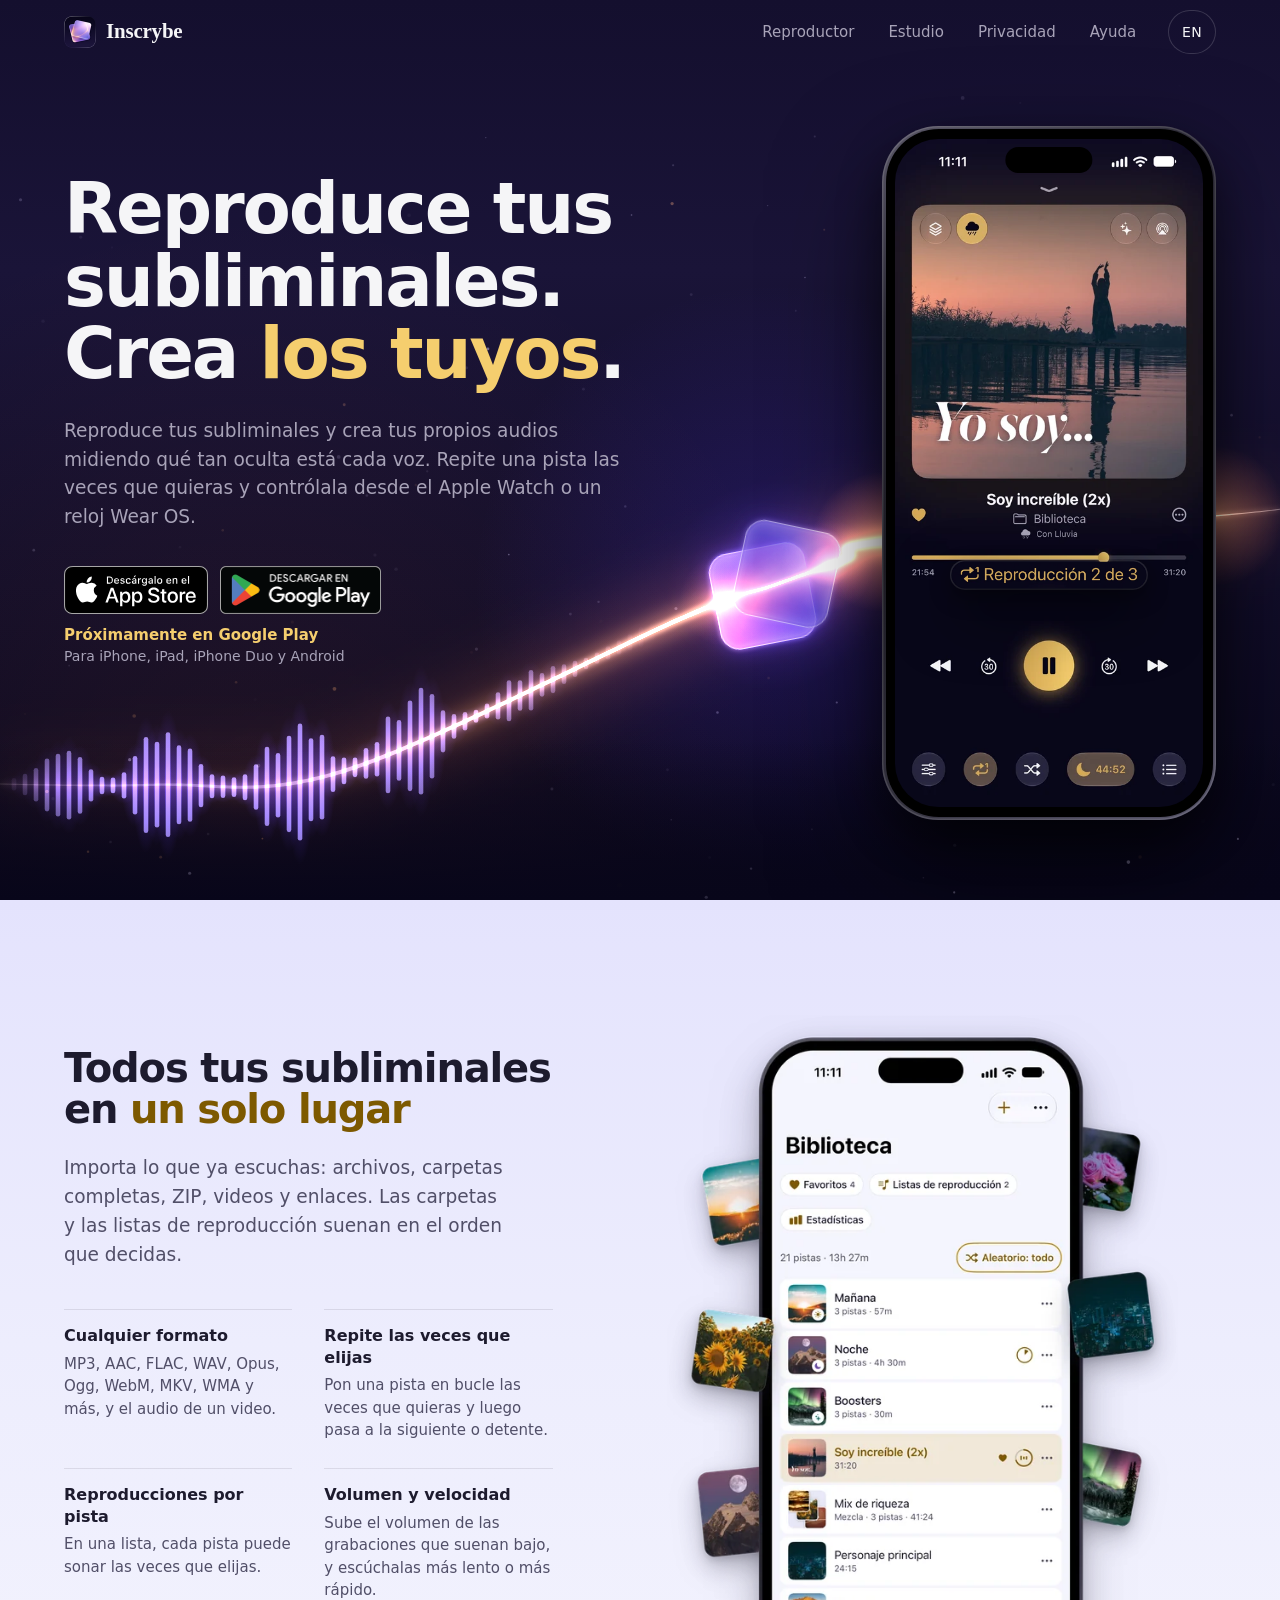
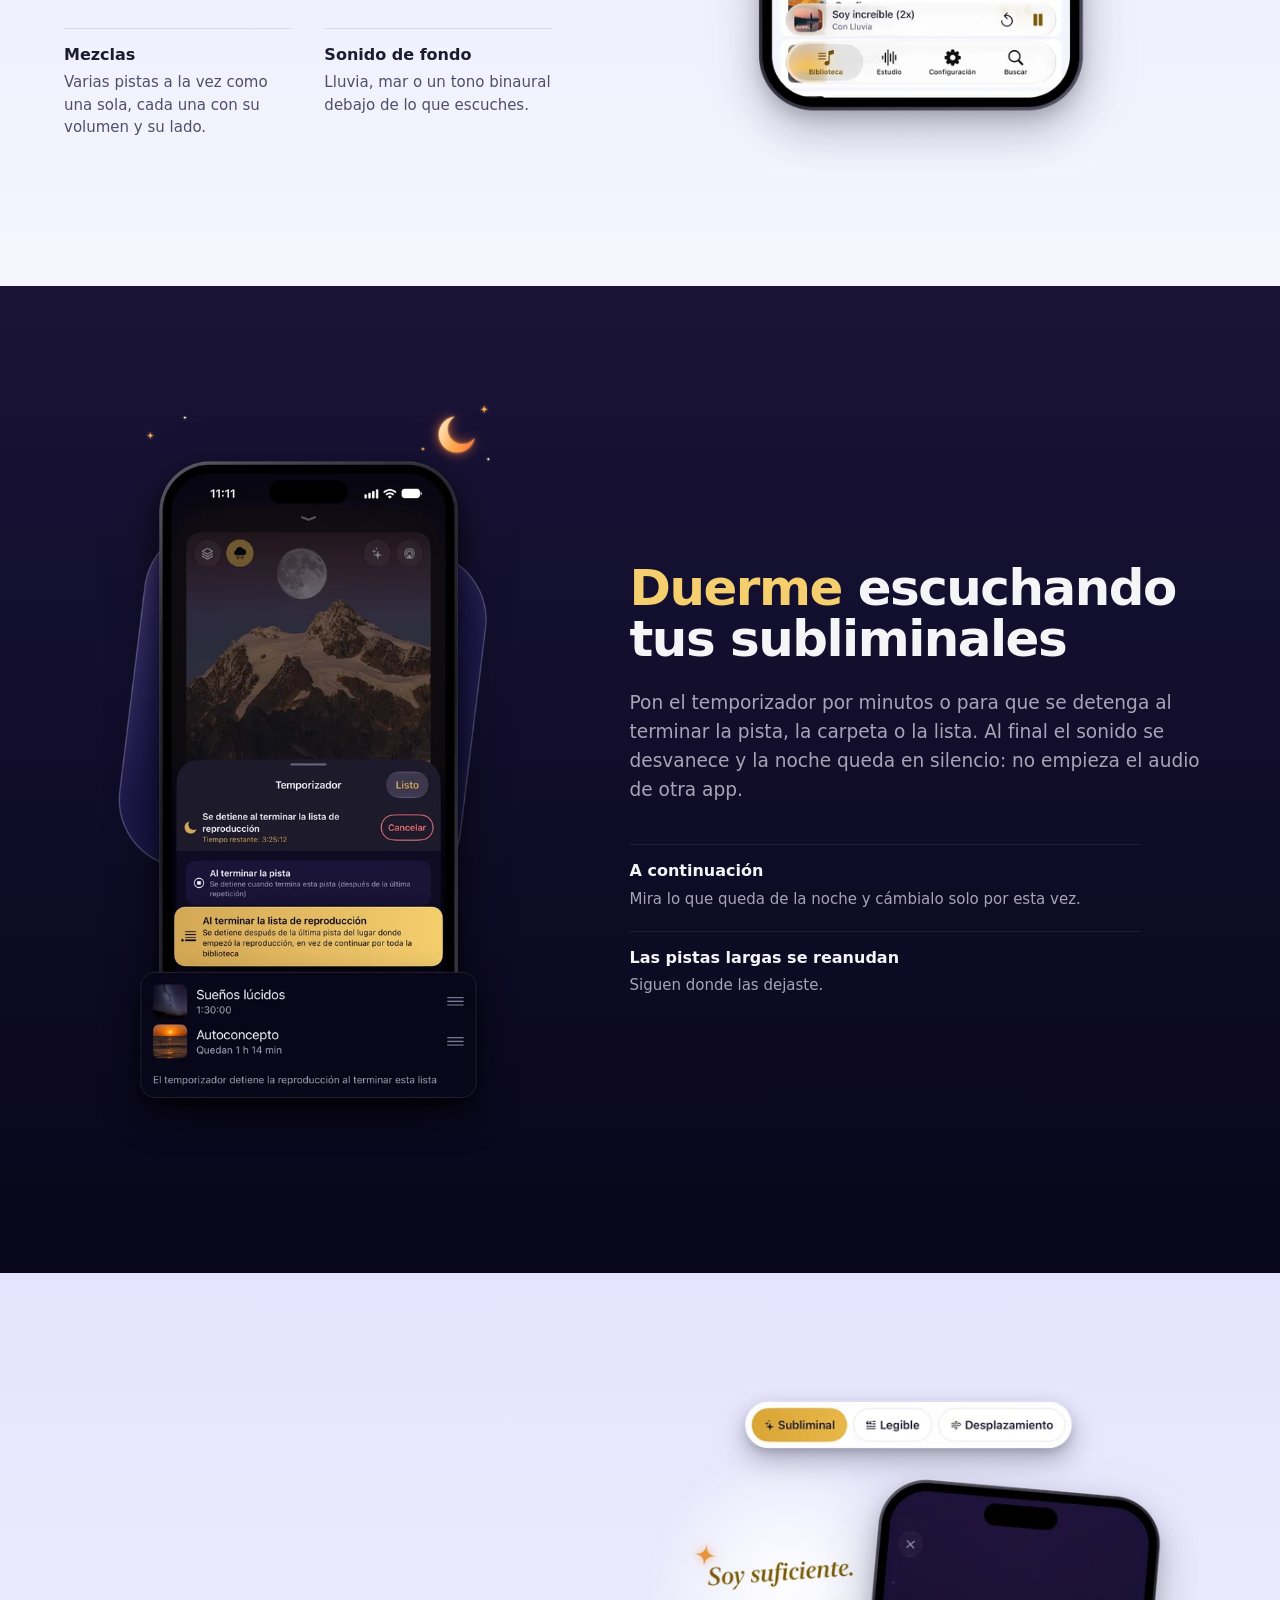
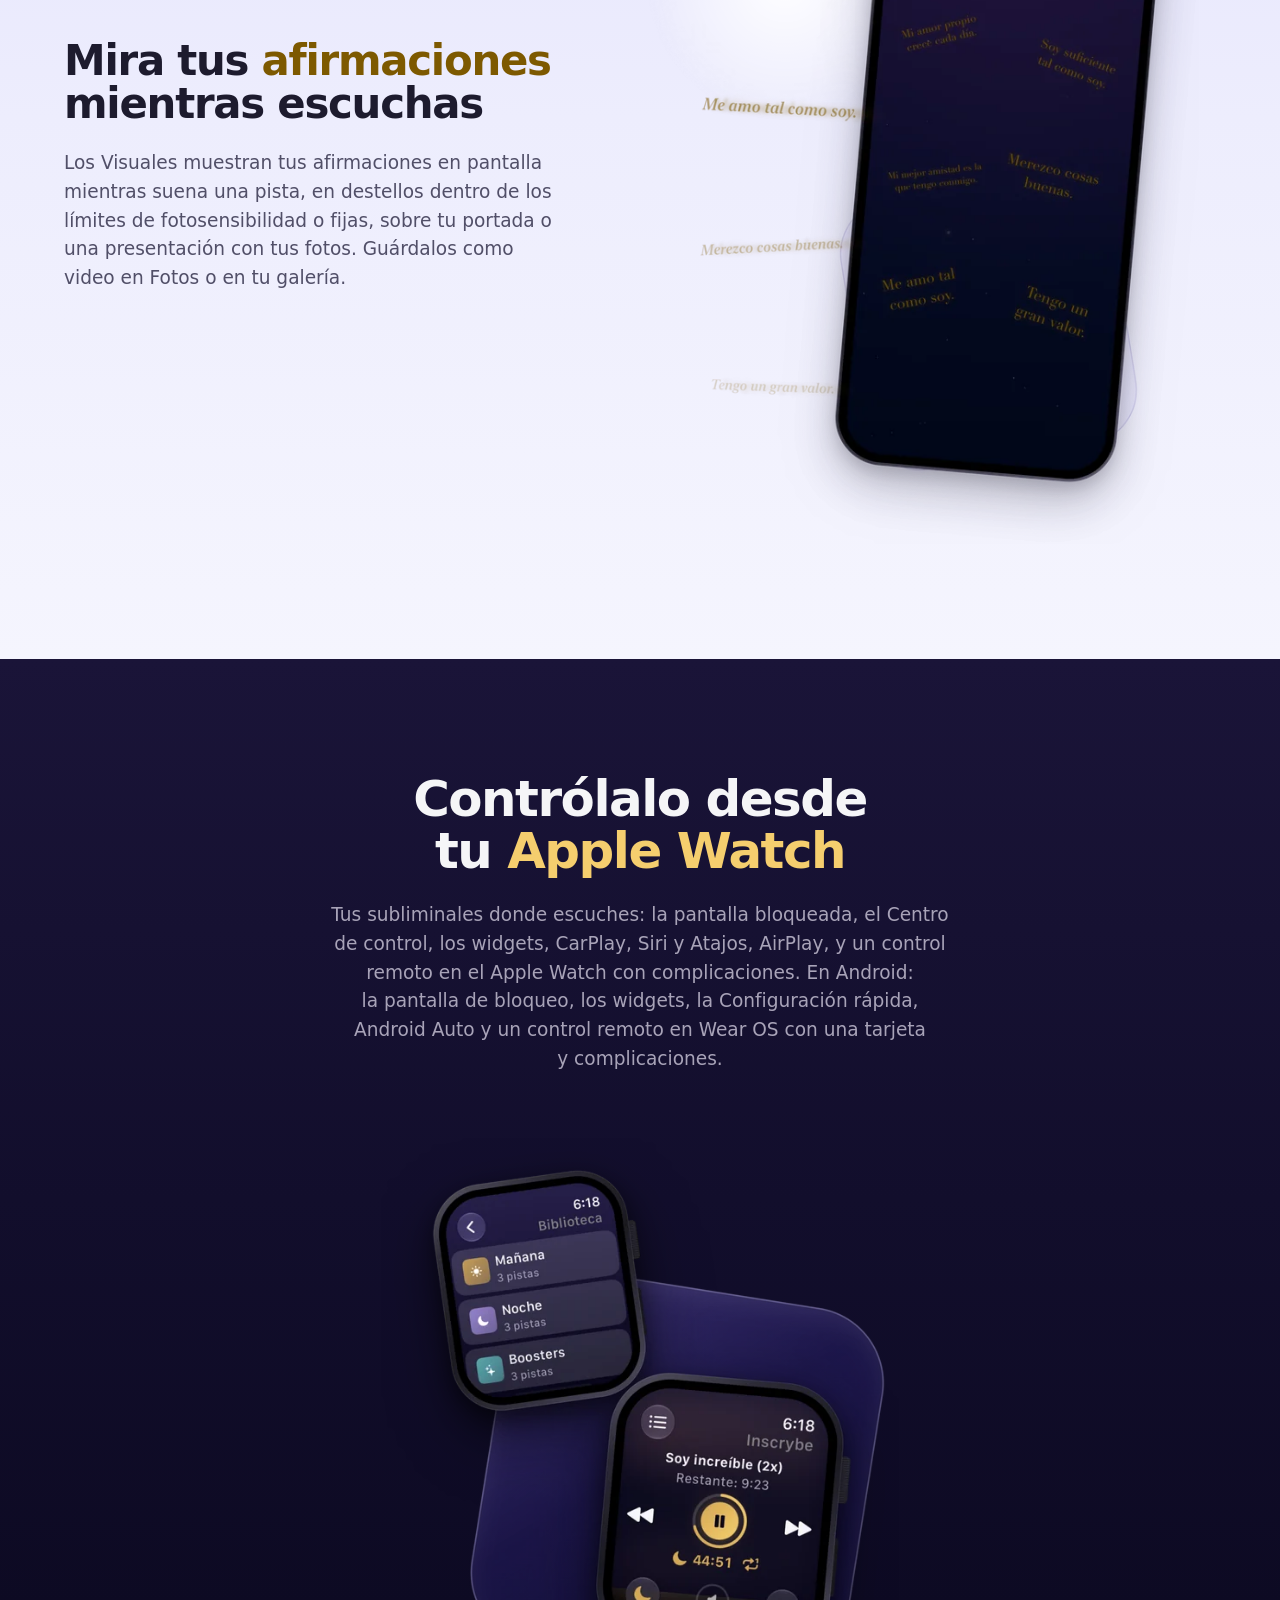
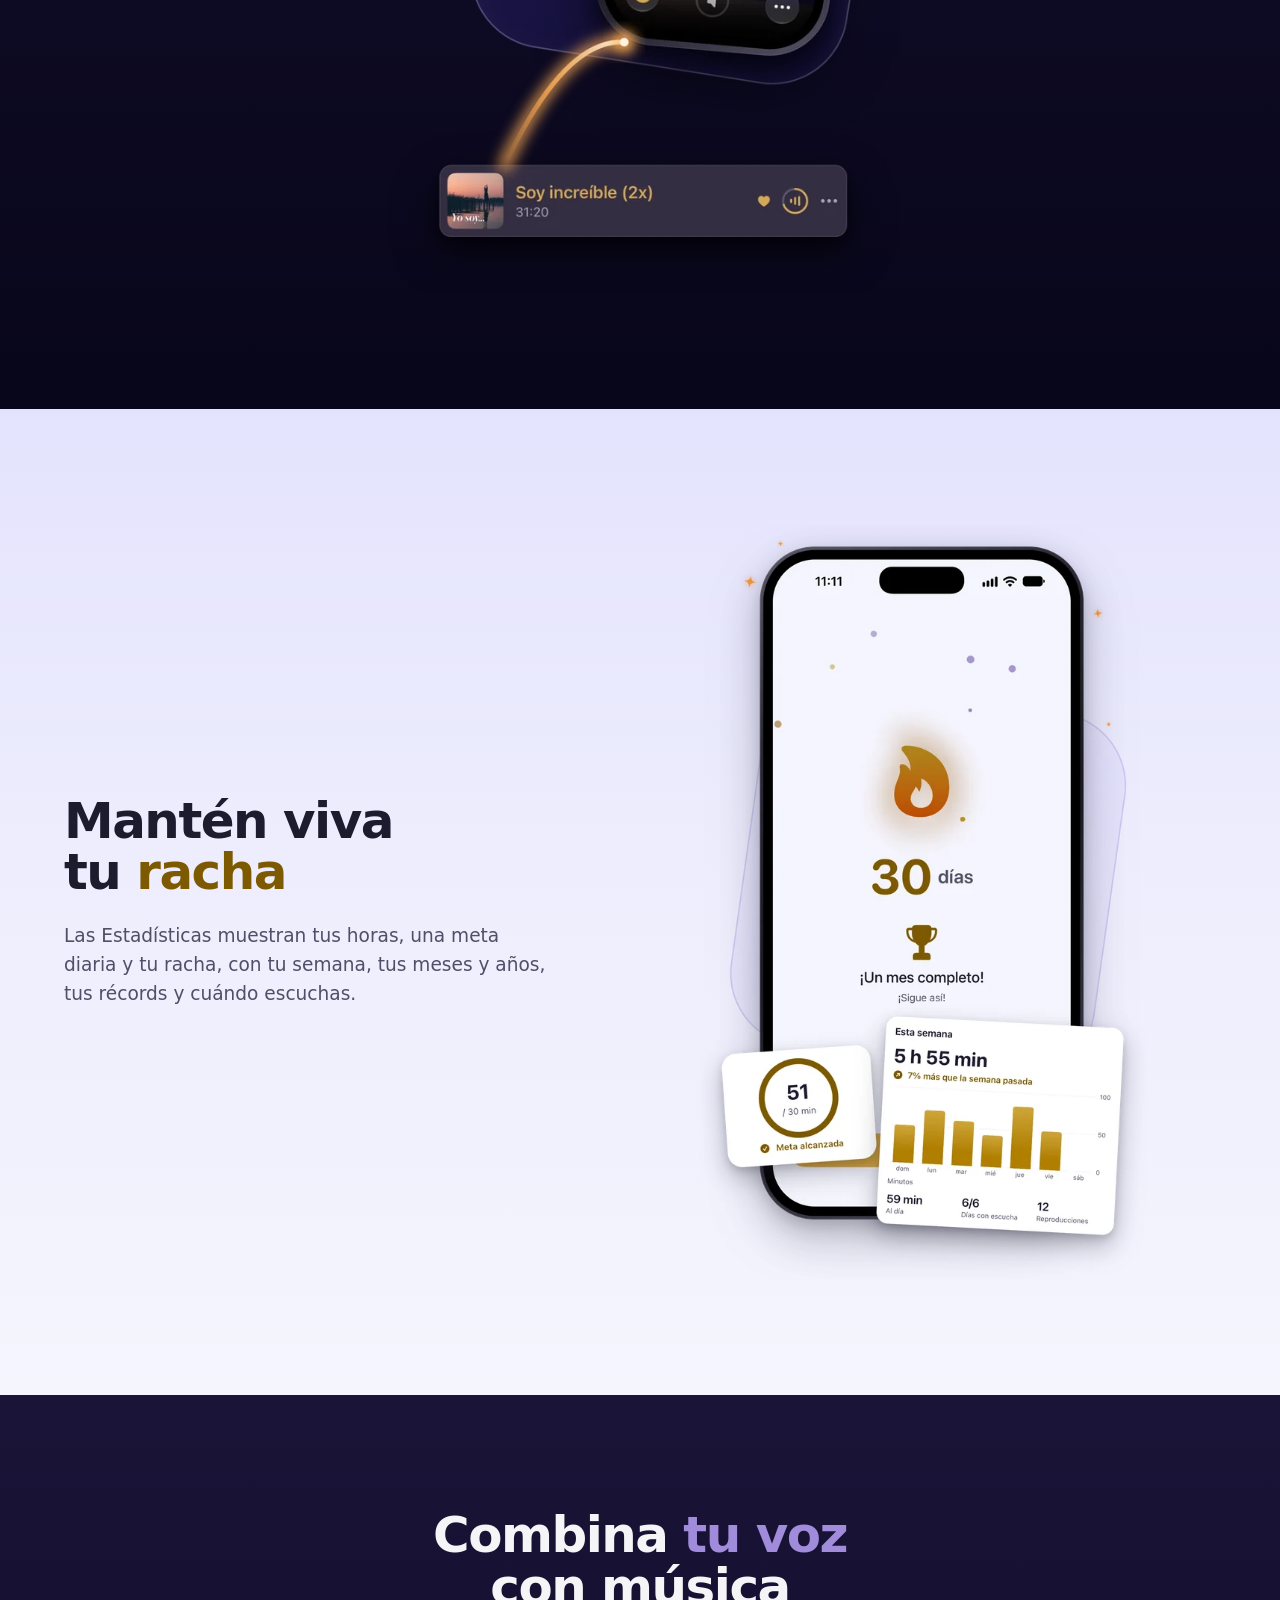
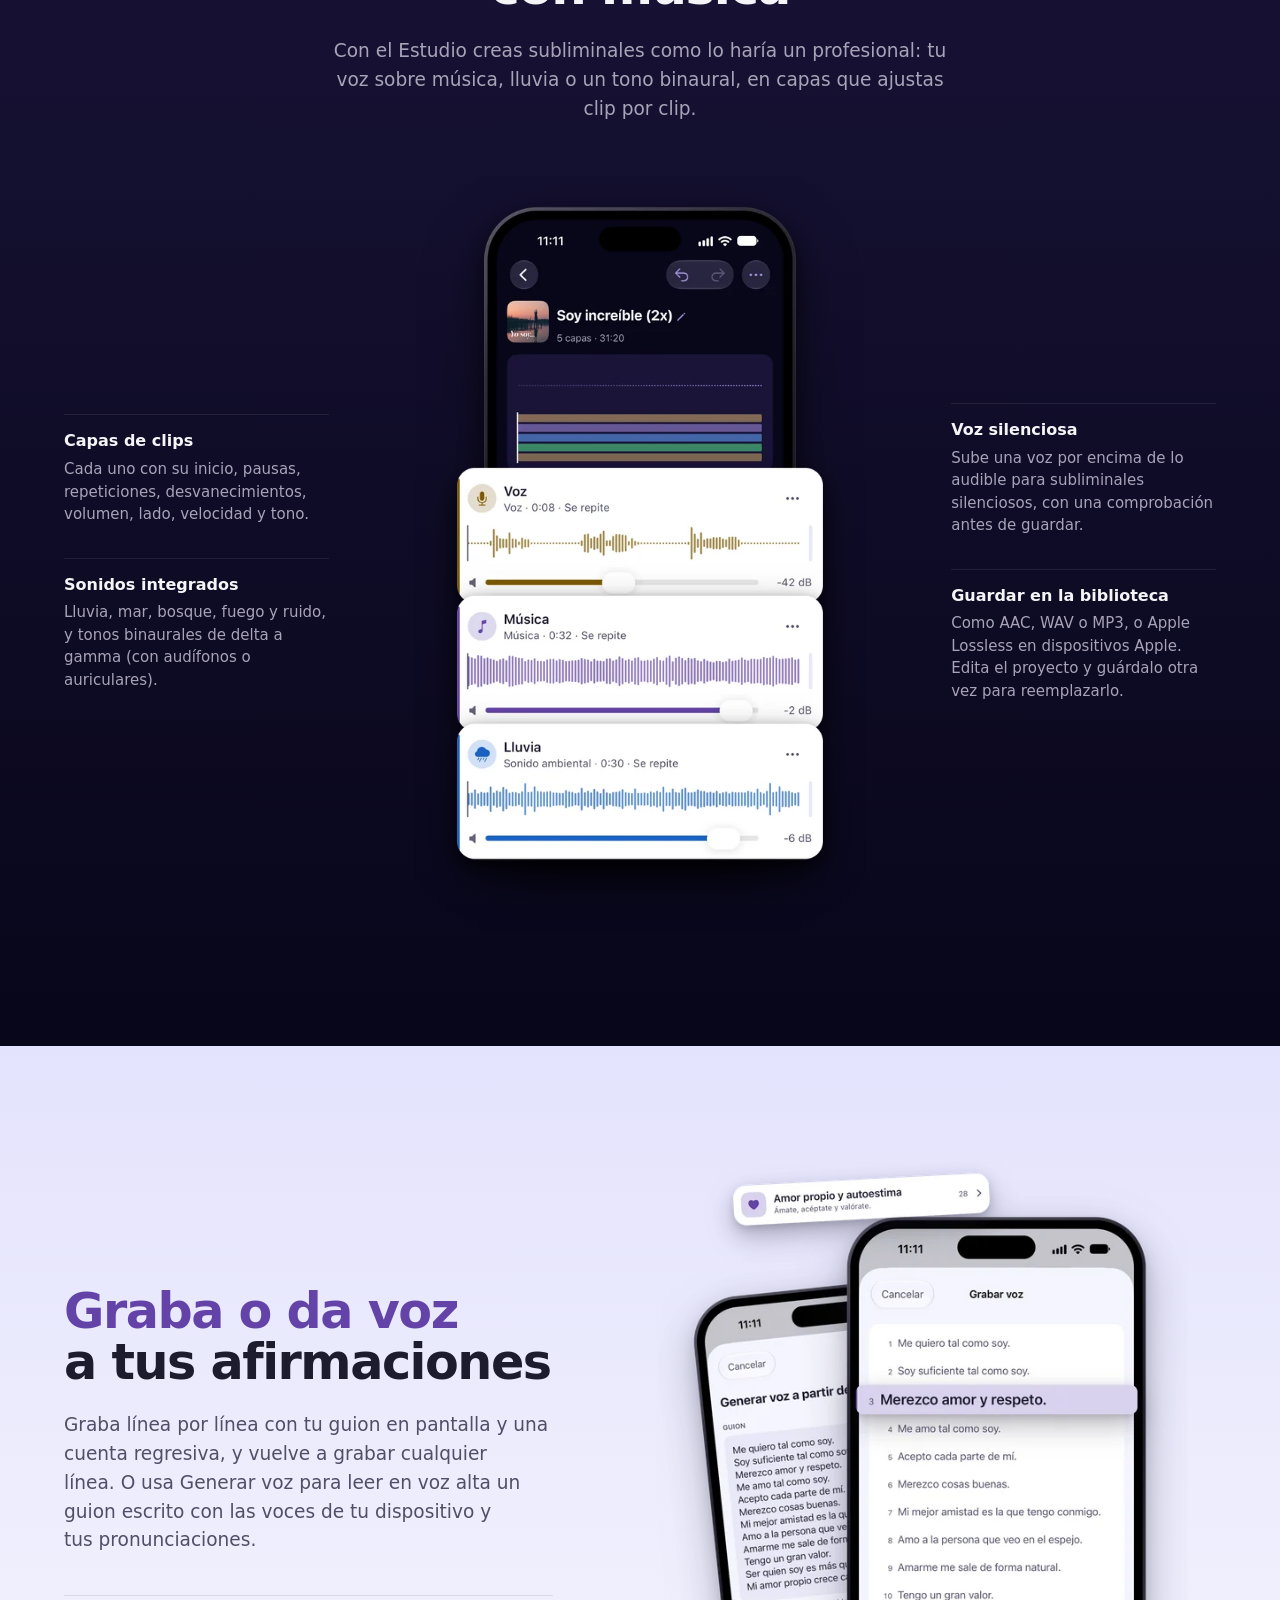
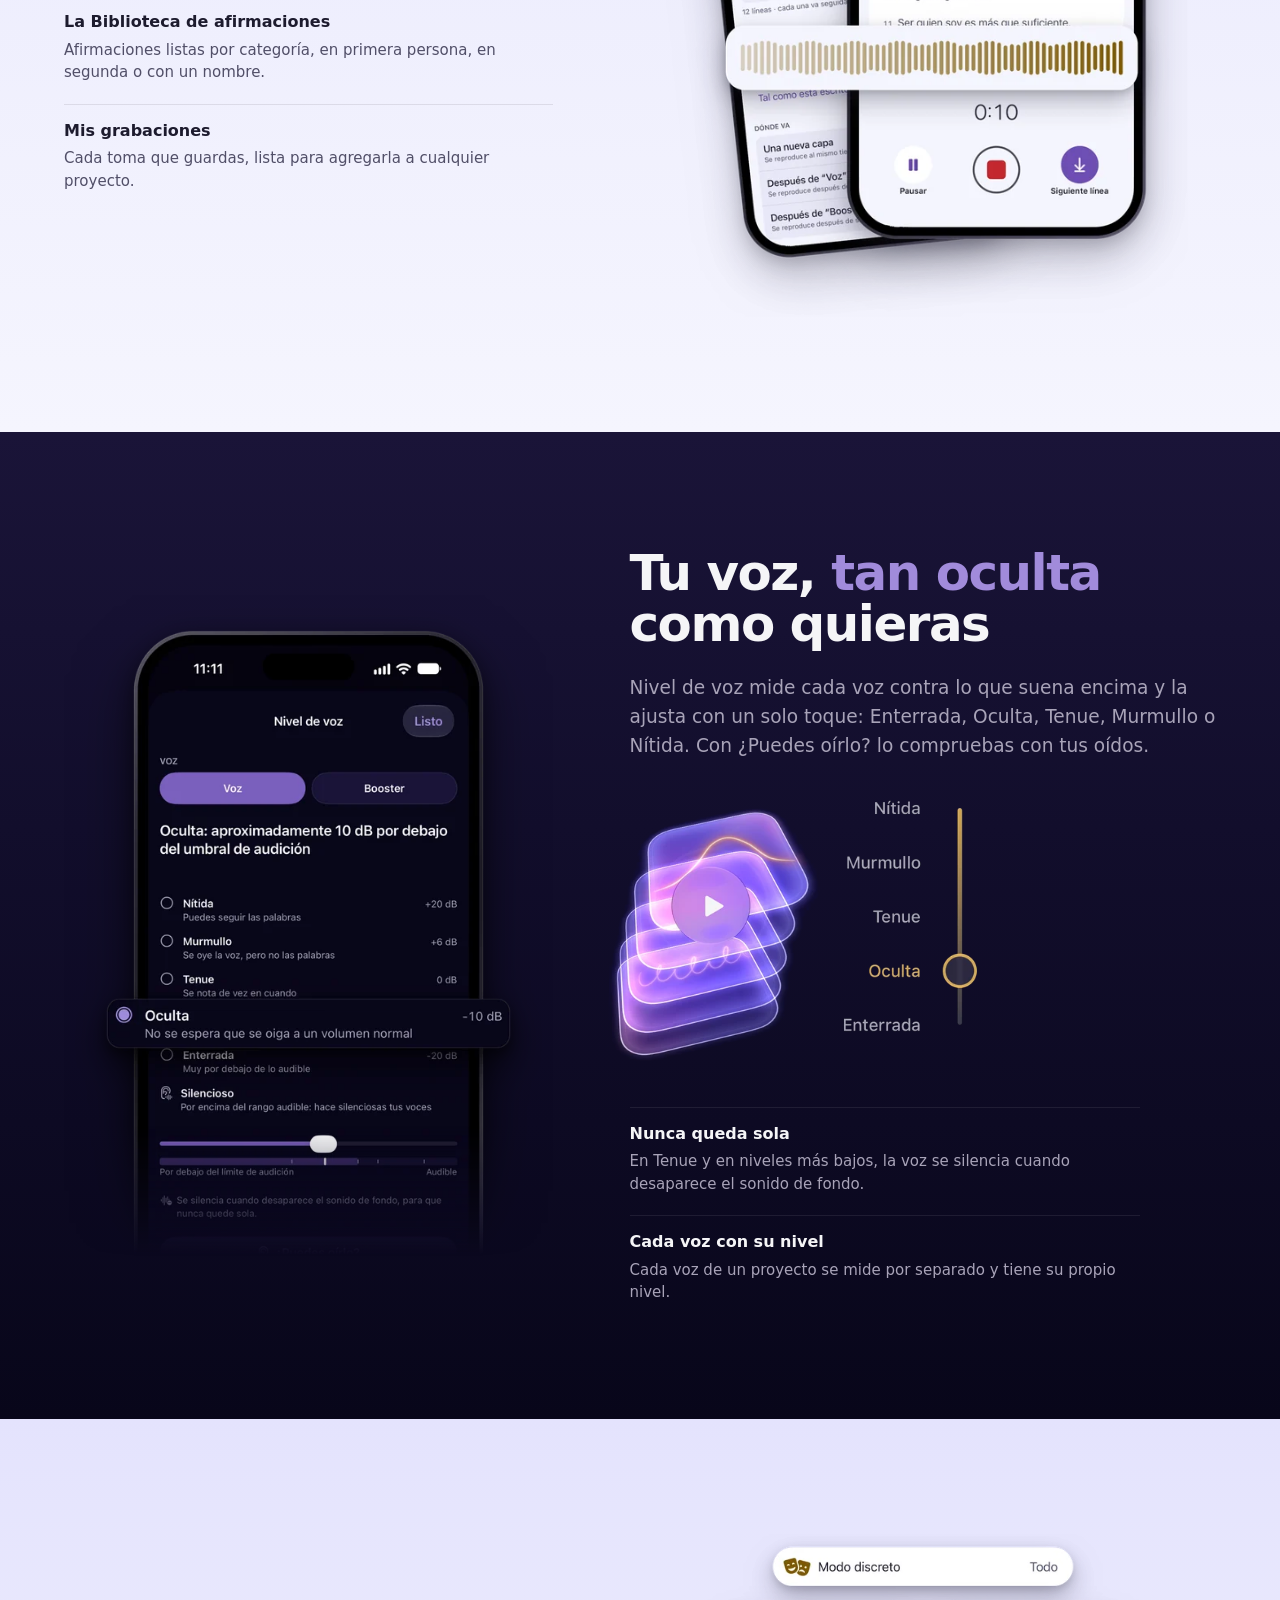
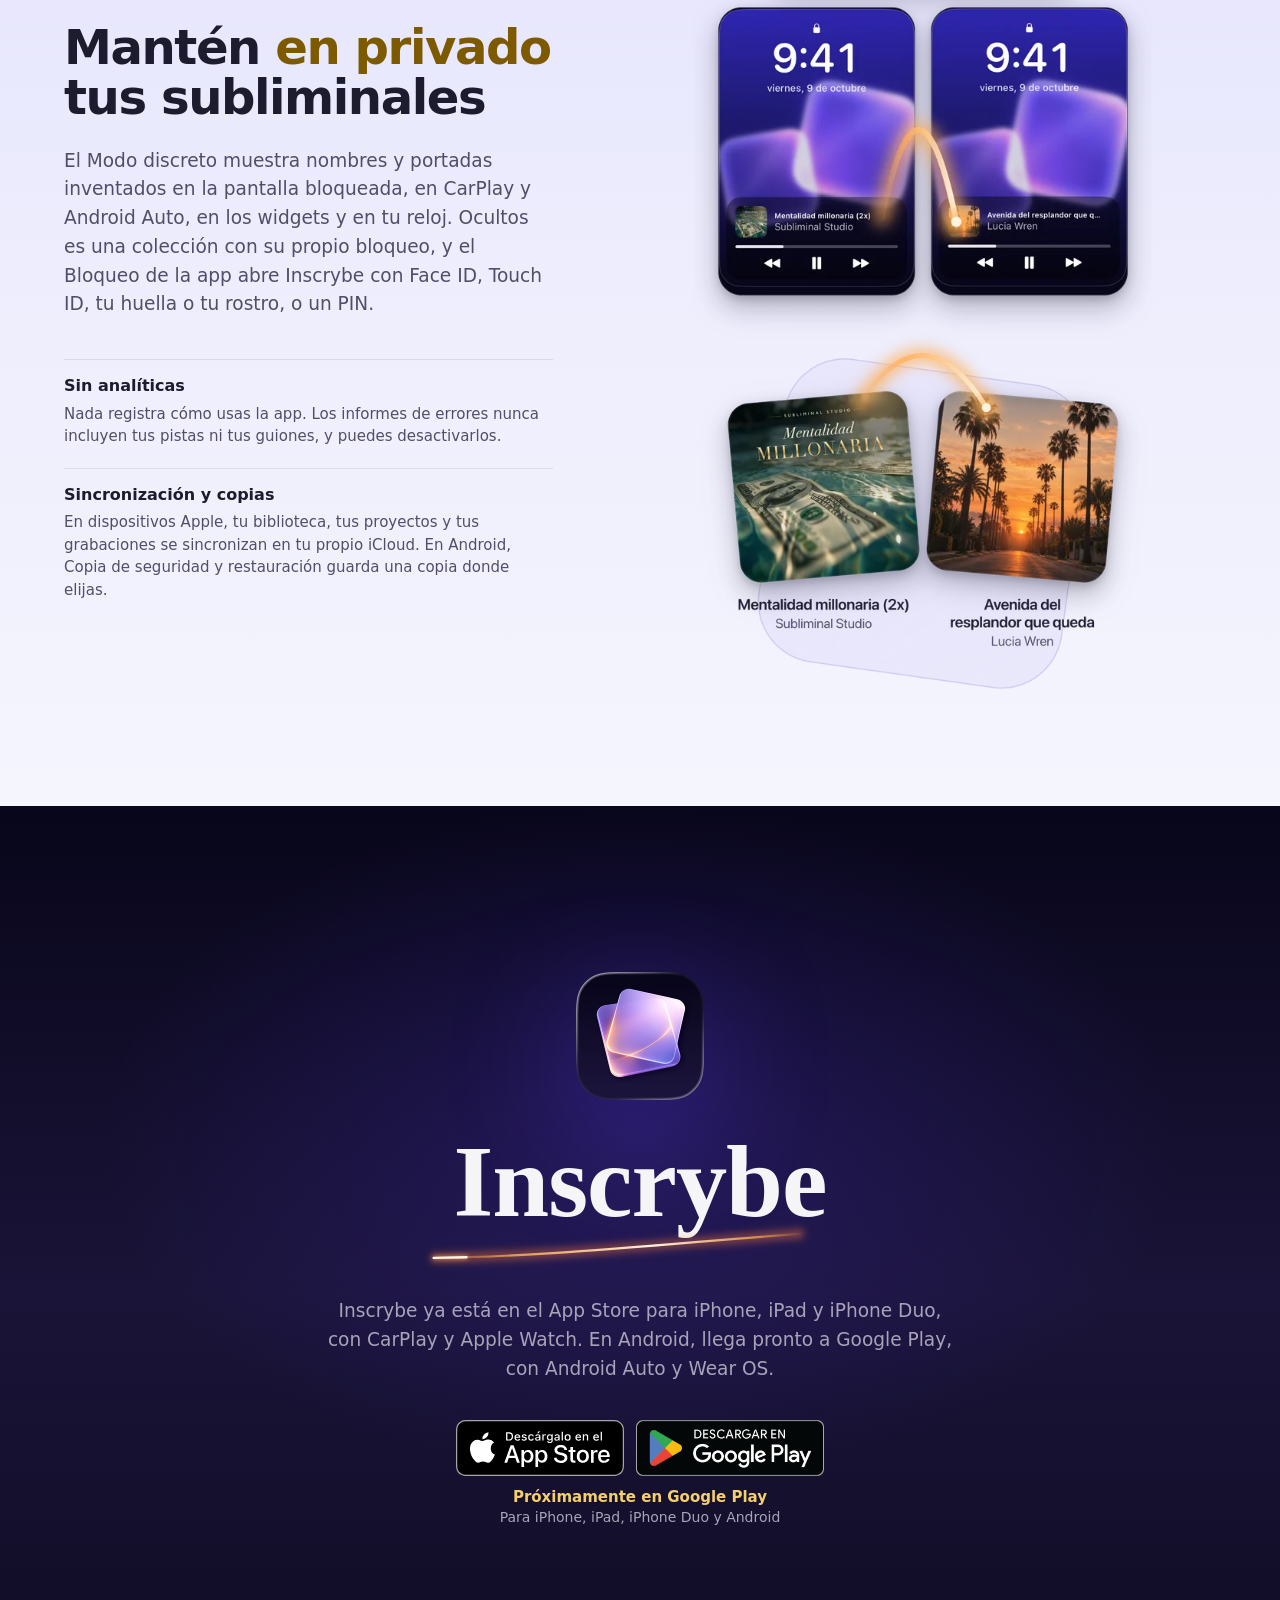
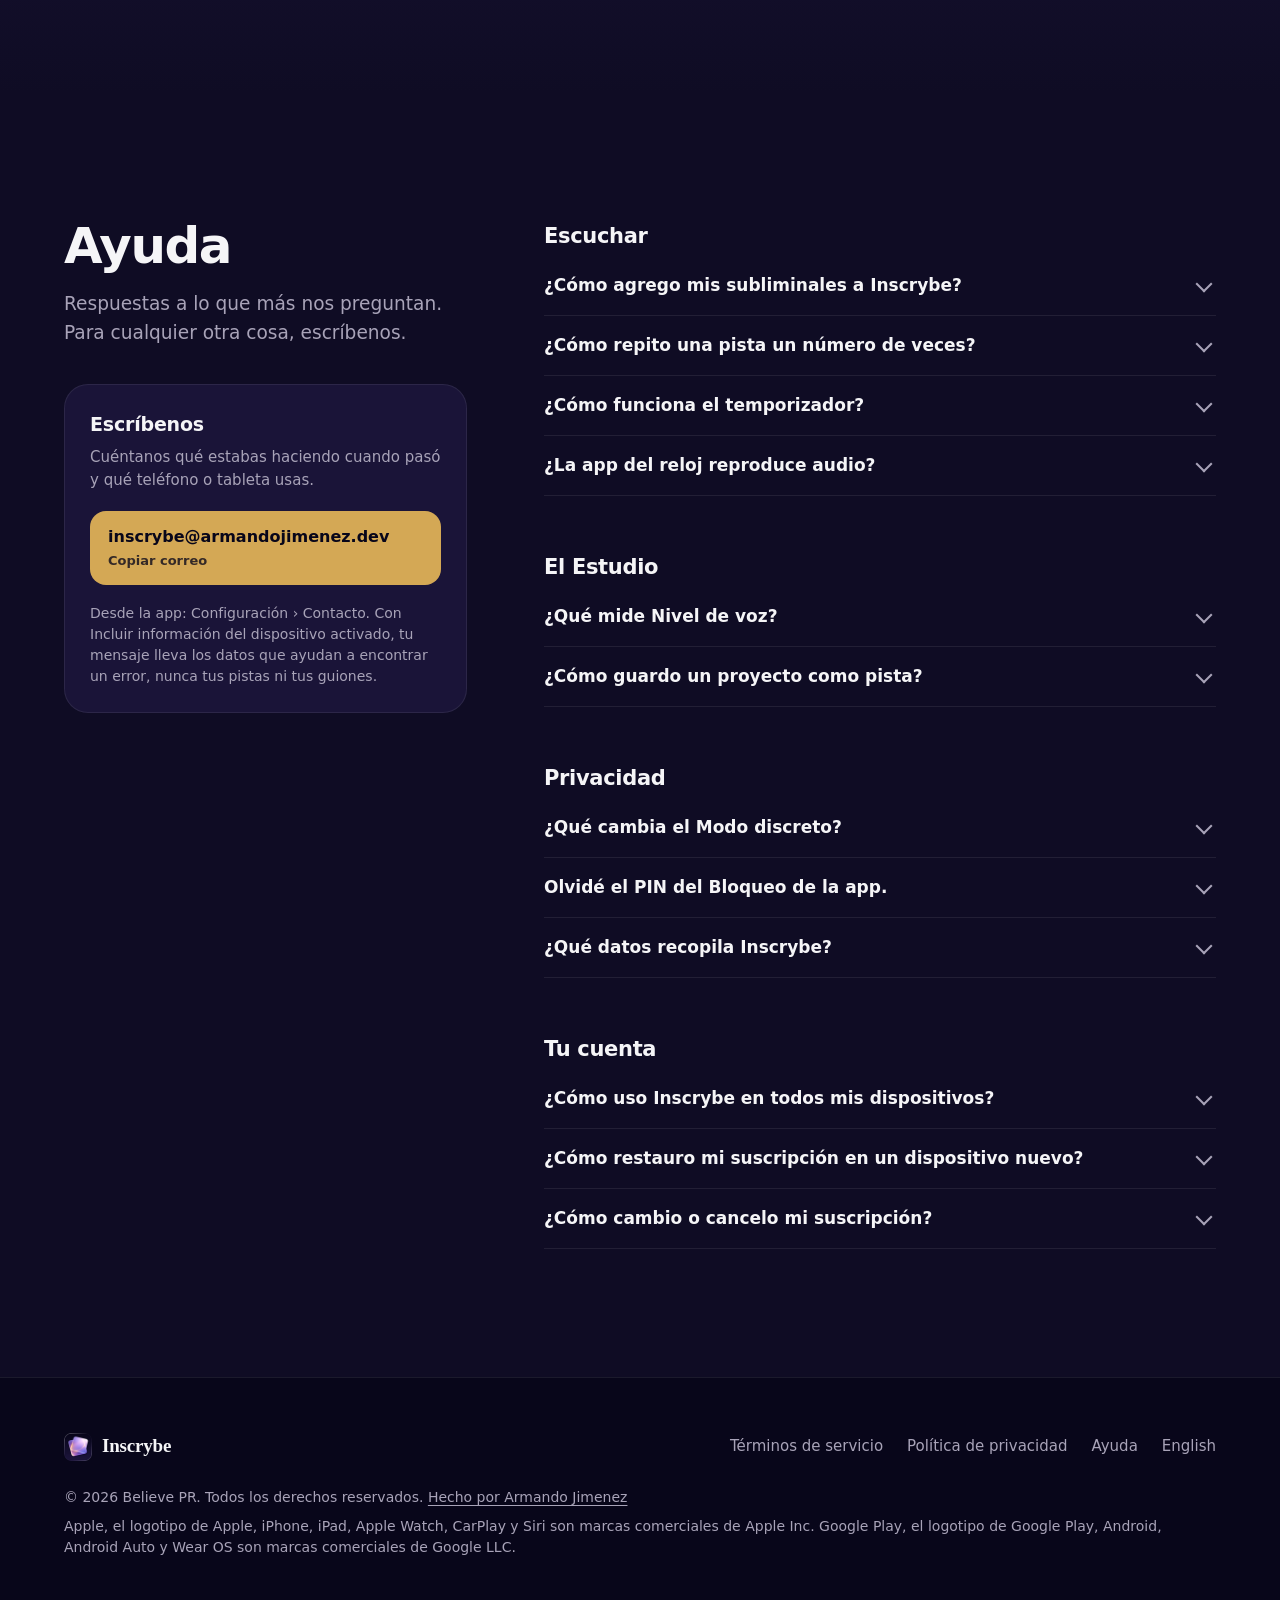
<file: es/index.html>
<!doctype html>
<html lang="es" data-app-slug="inscrybe" data-langs="en,es">
<head>
  <meta charset="utf-8">
  <meta name="viewport" content="width=device-width, initial-scale=1, viewport-fit=cover">
  <title>Inscrybe: crear subliminales y reproducirlos en iPhone y Android</title>
  <meta name="description" content="Reproduce tus subliminales y crea los tuyos. Repeticiones, temporizador, Apple Watch y Wear OS, y un Estudio que mide qué tan oculta está cada voz.">
  <link rel="canonical" href="https://armandojimenez.dev/inscrybe/es/">
  <link rel="alternate" hreflang="en" href="https://armandojimenez.dev/inscrybe/">
  <link rel="alternate" hreflang="es" href="https://armandojimenez.dev/inscrybe/es/">
  <link rel="alternate" hreflang="x-default" href="https://armandojimenez.dev/inscrybe/">
  <meta name="theme-color" content="#08061A">
  <meta name="color-scheme" content="dark light">
  <meta name="apple-itunes-app" content="app-id=6823235991">
  <meta property="og:type" content="website">
  <meta property="og:site_name" content="Inscrybe">
  <meta property="og:title" content="Inscrybe: reproduce tus subliminales, crea los tuyos">
  <meta property="og:description" content="Reproduce tus subliminales y crea los tuyos. Repeticiones, temporizador, Apple Watch y Wear OS, y un Estudio que mide qué tan oculta está cada voz.">
  <meta property="og:url" content="https://armandojimenez.dev/inscrybe/es/">
  <meta property="og:locale" content="es_MX">
  <meta property="og:locale:alternate" content="en_US">
  <meta property="og:image" content="https://armandojimenez.dev/inscrybe/assets/og-es.png">
  <meta property="og:image:width" content="1200">
  <meta property="og:image:height" content="630">
  <meta property="og:image:alt" content="Los dos planos de cristal del icono de Inscrybe con una línea de luz que los atraviesa">
  <meta name="twitter:card" content="summary_large_image">
  <meta name="twitter:title" content="Inscrybe: reproduce tus subliminales, crea los tuyos">
  <meta name="twitter:description" content="Reproduce tus subliminales y crea los tuyos. Repeticiones, temporizador, Apple Watch y Wear OS, y un Estudio que mide qué tan oculta está cada voz.">
  <meta name="twitter:image" content="https://armandojimenez.dev/inscrybe/assets/og-es.png">
  <link rel="icon" href="../assets/favicon-32.png" sizes="32x32" type="image/png">
  <link rel="apple-touch-icon" href="../assets/apple-touch-icon.png">
  <link rel="preload" as="image" href="../assets/screens/es/player-480.webp" imagesrcset="../assets/screens/es/player-480.webp 480w, ../assets/screens/es/player-720.webp 720w, ../assets/screens/es/player-960.webp 960w" imagesizes="(min-width: 960px) 340px, 64vw" fetchpriority="high">
  <link rel="stylesheet" href="../style.css?v=44a35e6f81">
  <script>
    // A headline keeps the deck's line breaks: its size comes down until every line fits its column (to 80% at most),
    // else its lines wrap, balanced. Run right after each headline, before it's painted, and again on resize.
    window.fit = function (h) {
      h.style.fontSize = ''; h.classList.remove('fits');
      var base = parseFloat(getComputedStyle(h).fontSize), room = h.clientWidth, widest = 0, r = document.createRange();
      h.classList.add('fits');
      h.querySelectorAll('.line').forEach(function (l) { r.selectNodeContents(l); widest = Math.max(widest, r.getBoundingClientRect().width); });
      var k = widest > room ? room / widest * 0.995 : 1;
      if (k < 0.8) h.classList.remove('fits'); else if (k < 1) h.style.fontSize = (base * k).toFixed(2) + 'px';
    };
    addEventListener('resize', function () { document.querySelectorAll('[data-fit]').forEach(fit); });
  </script>
  <script type="application/ld+json">{"@context":"https://schema.org","@type":"MobileApplication","name":"Inscrybe","alternateName":["Inscrybe: Crear Subliminales","Inscrybe reproductor de subliminales"],"description":"Reproduce tus subliminales y crea los tuyos. Repeticiones, temporizador, Apple Watch y Wear OS, y un Estudio que mide qué tan oculta está cada voz.","applicationCategory":"MusicApplication","applicationSubCategory":"LifestyleApplication","operatingSystem":["iOS 26.1 or later","Android 10 or later"],"inLanguage":"es","url":"https://armandojimenez.dev/inscrybe/es/","image":"https://armandojimenez.dev/inscrybe/assets/icon-512.png","screenshot":[{"@type":"ImageObject","contentUrl":"https://armandojimenez.dev/inscrybe/assets/screens/es/player-960.webp","caption":"El reproductor de subliminales de Inscrybe con «Soy increíble (2x)», en su segunda de tres reproducciones"},{"@type":"ImageObject","contentUrl":"https://armandojimenez.dev/inscrybe/assets/web/es/library-1200.webp","caption":"La Biblioteca de Inscrybe: carpetas, una mezcla y pistas con sus portadas, con «Soy increíble (2x)» sonando"},{"@type":"ImageObject","contentUrl":"https://armandojimenez.dev/inscrybe/assets/web/es/studio-1200.webp","caption":"Un proyecto del Estudio de Inscrybe para crear subliminales: sus capas de voz, música y lluvia con sus ondas y volúmenes"},{"@type":"ImageObject","contentUrl":"https://armandojimenez.dev/inscrybe/assets/web/es/hidden-1200.webp","caption":"Nivel de voz aplicado a la voz de un proyecto, en Oculta"},{"@type":"ImageObject","contentUrl":"https://armandojimenez.dev/inscrybe/assets/web/es/privacy-1200.webp","caption":"La misma pantalla bloqueada dos veces: «Mentalidad millonaria (2x)» sonando, y como la muestra el Modo discreto, «Avenida del resplandor que queda» de Lucia Wren"}],"publisher":{"@type":"Organization","name":"Believe PR","url":"https://armandojimenez.dev/"},"author":{"@type":"Person","name":"Armando Jimenez","url":"https://armandojimenez.dev/"},"downloadUrl":["https://apps.apple.com/app/id6823235991"],"installUrl":["https://apps.apple.com/app/id6823235991"],"sameAs":["https://apps.apple.com/app/id6823235991"]}</script>
  <script src="../behavior.js?v=8fca79352f" defer></script>
  <script src="../light.js?v=c4f4e980da" defer></script>
  <script>window.LANDING_STRINGS = {"copied":"Correo copiado"};</script>
</head>
<body>
  <a class="skip" href="#main">Ir al contenido</a>

  <header class="nav" data-nav>
    <div class="nav__inner">
      <a class="nav__home" href="../es/" aria-label="Inicio de Inscrybe">
        <img src="../assets/icon-64.png" alt="" width="32" height="32">
        <span class="wordmark">Inscrybe</span>
      </a>
      <nav class="nav__links" aria-label="Principal">
        <a href="#player">Reproductor</a>
        <a href="#studio">Estudio</a>
        <a href="#privacy">Privacidad</a>
        <a href="#support">Ayuda</a>
      </nav>
      <a class="nav__lang" href="../" hreflang="en" lang="en" aria-label="Read in English">EN</a>
    </div>
  </header>

  <main id="main">
    <section class="hero" aria-labelledby="hero-title" data-hero>
      <canvas class="hero__light" aria-hidden="true"></canvas>
      <div class="hero__words" aria-hidden="true"><span class="word word--1">Me amo tal como soy.</span><span class="word word--2">Soy un imán para el dinero.</span><span class="word word--3">El amor llega fácilmente a mi vida.</span><span class="word word--4">Nada me detiene.</span></div>
      <div class="hero__inner">
        <div class="hero__text">
          <h1 id="hero-title" data-fit><span class="line">Reproduce tus subliminales.</span> <span class="line">Crea <span class="accent">los tuyos</span>.</span></h1>
          <p class="lead">Reproduce tus subliminales y crea tus propios audios midiendo qué tan oculta está cada voz. Repite una pista las veces que quieras y contrólala desde el Apple Watch o un reloj Wear OS.</p>
          <div class="get get--hero"><div class="get__badges"><a class="store-badge" data-store="apple" href="https://apps.apple.com/app/id6823235991" target="_blank" rel="noopener"><img src="../assets/app-store-badge-es.svg" alt="Descárgalo en el App Store" height="48" width="162"></a><span class="store-badge store-badge--soon" data-store="google"><img src="../assets/google-play-badge-es.png" alt="Google Play" height="48" width="162"></span></div><p class="get__label"><span class="get__soon">Próximamente en Google Play</span><span class="get__devices">Para iPhone, iPad, iPhone Duo y Android</span></p></div>
          <script>fit(document.getElementById('hero-title'))</script>
        </div>
        <div class="hero__glass" data-glass aria-hidden="true"></div>
        <figure class="hero__device">
          <div class="phone" data-phone>
            <div class="phone__screen">
              <img src="../assets/screens/es/player-960.webp" srcset="../assets/screens/es/player-480.webp 480w, ../assets/screens/es/player-720.webp 720w, ../assets/screens/es/player-960.webp 960w" sizes="(min-width: 960px) 340px, 64vw" width="1320" height="2868" alt="El reproductor de subliminales de Inscrybe con «Soy increíble (2x)», en su segunda de tres reproducciones" fetchpriority="high">
              <span class="phone__island" aria-hidden="true"></span>
            </div>
          </div>
          <img class="phone__lift" src="../assets/screens/es/plays-720.webp" width="882" height="123" alt="" aria-hidden="true" style="--lift-x:50.076;--lift-y:65.272;--lift-w:58.462">
        </figure>
      </div>
    </section>

  <section class="feature feature--light mode-player feature--split" id="player" aria-labelledby="player-title">
    <div class="feature__inner">
      <div class="feature__text">
        <h2 id="player-title" data-fit><span class="line">Todos tus subliminales</span> <span class="line">en <span class="accent">un solo lugar</span></span></h2>
        <p class="lead">Importa lo que ya escuchas: archivos, carpetas completas, ZIP, videos y enlaces. Las carpetas y las listas de reproducción suenan en el orden que decidas.</p><script>fit(document.getElementById('player-title'))</script>
        
        <dl class="facts"><div class="fact"><dt>Cualquier formato</dt><dd>MP3, AAC, FLAC, WAV, Opus, Ogg, WebM, MKV, WMA y más, y el audio de un video.</dd></div><div class="fact"><dt>Repite las veces que elijas</dt><dd>Pon una pista en bucle las veces que quieras y luego pasa a la siguiente o detente.</dd></div><div class="fact"><dt>Reproducciones por pista</dt><dd>En una lista, cada pista puede sonar las veces que elijas.</dd></div><div class="fact"><dt>Volumen y velocidad</dt><dd>Sube el volumen de las grabaciones que suenan bajo, y escúchalas más lento o más rápido.</dd></div><div class="fact"><dt>Mezclas</dt><dd>Varias pistas a la vez como una sola, cada una con su volumen y su lado.</dd></div><div class="fact"><dt>Sonido de fondo</dt><dd>Lluvia, mar o un tono binaural debajo de lo que escuches.</dd></div></dl>
      </div>
      <figure class="feature__visual"><img class="composition" src="../assets/web/es/library-1200.webp" srcset="../assets/web/es/library-600.webp 600w, ../assets/web/es/library-900.webp 900w, ../assets/web/es/library-1200.webp 1200w" sizes="(min-width: 720px) 46vw, 92vw" width="1612" height="2386" alt="La Biblioteca de Inscrybe: carpetas, una mezcla y pistas con sus portadas, con «Soy increíble (2x)» sonando" loading="lazy" decoding="async"></figure>
    </div>
  </section>

  <section class="feature feature--dark mode-player feature--split feature--flip" id="sleep" aria-labelledby="sleep-title">
    <div class="feature__inner">
      <div class="feature__text">
        <h2 id="sleep-title" data-fit><span class="line"><span class="accent">Duerme</span> escuchando</span> <span class="line">tus subliminales</span></h2>
        <p class="lead">Pon el temporizador por minutos o para que se detenga al terminar la pista, la carpeta o la lista. Al final el sonido se desvanece y la noche queda en silencio: no empieza el audio de otra app.</p><script>fit(document.getElementById('sleep-title'))</script>
        
        <dl class="facts facts--short"><div class="fact"><dt>A continuación</dt><dd>Mira lo que queda de la noche y cámbialo solo por esta vez.</dd></div><div class="fact"><dt>Las pistas largas se reanudan</dt><dd>Siguen donde las dejaste.</dd></div></dl>
      </div>
      <figure class="feature__visual"><img class="composition" src="../assets/web/es/sleep-1200.webp" srcset="../assets/web/es/sleep-600.webp 600w, ../assets/web/es/sleep-900.webp 900w, ../assets/web/es/sleep-1200.webp 1200w" sizes="(min-width: 720px) 46vw, 92vw" width="1422" height="2593" alt="El temporizador para detenerse al terminar la lista «Antes de dormir», con A continuación debajo" loading="lazy" decoding="async"></figure>
    </div>
  </section>

  <section class="feature feature--light mode-player feature--split" id="visuals" aria-labelledby="visuals-title">
    <div class="feature__inner">
      <div class="feature__text">
        <h2 id="visuals-title" data-fit><span class="line">Mira tus <span class="accent">afirmaciones</span></span> <span class="line">mientras escuchas</span></h2>
        <p class="lead">Los Visuales muestran tus afirmaciones en pantalla mientras suena una pista, en destellos dentro de los límites de fotosensibilidad o fijas, sobre tu portada o una presentación con tus fotos. Guárdalos como video en Fotos o en tu galería.</p><script>fit(document.getElementById('visuals-title'))</script>
        
        
      </div>
      <figure class="feature__visual"><img class="composition" src="../assets/web/es/visuals-1200.webp" srcset="../assets/web/es/visuals-600.webp 600w, ../assets/web/es/visuals-900.webp 900w, ../assets/web/es/visuals-1200.webp 1200w" sizes="(min-width: 720px) 46vw, 92vw" width="1657" height="2267" alt="Los Visuales en su estilo Subliminal: afirmaciones que destellan sobre el reproductor" loading="lazy" decoding="async"></figure>
    </div>
  </section>

  <section class="feature feature--dark mode-player feature--center" id="everywhere" aria-labelledby="everywhere-title">
    <div class="feature__inner">
      <div class="feature__text">
        <h2 id="everywhere-title" data-fit><span class="line">Contrólalo desde</span> <span class="line">tu <span class="accent">Apple Watch</span></span></h2>
        <p class="lead">Tus subliminales donde escuches: la pantalla bloqueada, el Centro de control, los widgets, CarPlay, Siri y Atajos, AirPlay, y un control remoto en el Apple Watch con complicaciones. En Android: la pantalla de bloqueo, los widgets, la Configuración rápida, Android Auto y un control remoto en Wear OS con una tarjeta y complicaciones.</p><script>fit(document.getElementById('everywhere-title'))</script>
        
        
      </div>
      <figure class="feature__visual"><img class="composition" src="../assets/web/es/everywhere-1200.webp" srcset="../assets/web/es/everywhere-600.webp 600w, ../assets/web/es/everywhere-900.webp 900w, ../assets/web/es/everywhere-1200.webp 1200w" sizes="(min-width: 720px) 520px, 92vw" width="1525" height="2227" alt="La app del Apple Watch controlando «Soy increíble (2x)» mientras suena en el iPhone" loading="lazy" decoding="async"></figure>
    </div>
  </section>

  <section class="feature feature--light mode-player feature--split" id="stats" aria-labelledby="stats-title">
    <div class="feature__inner">
      <div class="feature__text">
        <h2 id="stats-title" data-fit><span class="line">Mantén viva</span> <span class="line">tu <span class="accent">racha</span></span></h2>
        <p class="lead">Las Estadísticas muestran tus horas, una meta diaria y tu racha, con tu semana, tus meses y años, tus récords y cuándo escuchas.</p><script>fit(document.getElementById('stats-title'))</script>
        
        
      </div>
      <figure class="feature__visual"><img class="composition" src="../assets/web/es/stats-1200.webp" srcset="../assets/web/es/stats-600.webp 600w, ../assets/web/es/stats-900.webp 900w, ../assets/web/es/stats-1200.webp 1200w" sizes="(min-width: 720px) 46vw, 92vw" width="1414" height="2386" alt="Las Estadísticas celebrando un mes de racha, la meta de hoy cumplida y lo escuchado en la semana" loading="lazy" decoding="async"></figure>
    </div>
  </section>

  <section class="feature feature--dark mode-studio feature--flank" id="studio" aria-labelledby="studio-title">
    <div class="feature__inner">
      <div class="feature__text">
        <h2 id="studio-title" data-fit><span class="line">Combina <span class="accent">tu voz</span></span> <span class="line">con música</span></h2>
        <p class="lead">Con el Estudio creas subliminales como lo haría un profesional: tu voz sobre música, lluvia o un tono binaural, en capas que ajustas clip por clip.</p><script>fit(document.getElementById('studio-title'))</script>
      </div>
      <dl class="facts facts--short facts--start"><div class="fact"><dt>Capas de clips</dt><dd>Cada uno con su inicio, pausas, repeticiones, desvanecimientos, volumen, lado, velocidad y tono.</dd></div><div class="fact"><dt>Sonidos integrados</dt><dd>Lluvia, mar, bosque, fuego y ruido, y tonos binaurales de delta a gamma (con audífonos o auriculares).</dd></div></dl>
      <figure class="feature__visual"><img class="composition" src="../assets/web/es/studio-1200.webp" srcset="../assets/web/es/studio-600.webp 600w, ../assets/web/es/studio-900.webp 900w, ../assets/web/es/studio-1200.webp 1200w" sizes="(min-width: 720px) 520px, 92vw" width="1482" height="2476" alt="Un proyecto del Estudio de Inscrybe para crear subliminales: sus capas de voz, música y lluvia con sus ondas y volúmenes" loading="lazy" decoding="async"></figure>
      <dl class="facts facts--short facts--end"><div class="fact"><dt>Voz silenciosa</dt><dd>Sube una voz por encima de lo audible para subliminales silenciosos, con una comprobación antes de guardar.</dd></div><div class="fact"><dt>Guardar en la biblioteca</dt><dd>Como AAC, WAV o MP3, o Apple Lossless en dispositivos Apple. Edita el proyecto y guárdalo otra vez para reemplazarlo.</dd></div></dl>
    </div>
  </section>

  <section class="feature feature--light mode-studio feature--split" id="voice" aria-labelledby="voice-title">
    <div class="feature__inner">
      <div class="feature__text">
        <h2 id="voice-title" data-fit><span class="line"><span class="accent">Graba o da voz</span></span> <span class="line">a tus afirmaciones</span></h2>
        <p class="lead">Graba línea por línea con tu guion en pantalla y una cuenta regresiva, y vuelve a grabar cualquier línea. O usa Generar voz para leer en voz alta un guion escrito con las voces de tu dispositivo y tus pronunciaciones.</p><script>fit(document.getElementById('voice-title'))</script>
        
        <dl class="facts facts--short"><div class="fact"><dt>La Biblioteca de afirmaciones</dt><dd>Afirmaciones listas por categoría, en primera persona, en segunda o con un nombre.</dd></div><div class="fact"><dt>Mis grabaciones</dt><dd>Cada toma que guardas, lista para agregarla a cualquier proyecto.</dd></div></dl>
      </div>
      <figure class="feature__visual"><img class="composition" src="../assets/web/es/voice-1200.webp" srcset="../assets/web/es/voice-600.webp 600w, ../assets/web/es/voice-900.webp 900w, ../assets/web/es/voice-1200.webp 1200w" sizes="(min-width: 720px) 46vw, 92vw" width="1660" height="2362" alt="Grabando un guion línea por línea, con Generar voz a partir del guion detrás" loading="lazy" decoding="async"></figure>
    </div>
  </section>

  <section class="feature feature--dark mode-studio feature--split feature--flip" id="how-hidden" aria-labelledby="how-hidden-title">
    <div class="feature__inner">
      <div class="feature__text">
        <h2 id="how-hidden-title" data-fit><span class="line">Tu voz, <span class="accent">tan oculta</span></span> <span class="line">como quieras</span></h2>
        <p class="lead">Nivel de voz mide cada voz contra lo que suena encima y la ajusta con un solo toque: Enterrada, Oculta, Tenue, Murmullo o Nítida. Con ¿Puedes oírlo? lo compruebas con tus oídos.</p><script>fit(document.getElementById('how-hidden-title'))</script>
        <img class="composition-light" src="../assets/web/es/hidden-art-1000.webp" srcset="../assets/web/es/hidden-art-500.webp 500w, ../assets/web/es/hidden-art-1000.webp 1000w" sizes="(min-width: 720px) 380px, 80vw" width="1000" height="731" alt="" loading="lazy" decoding="async">
        <dl class="facts facts--short"><div class="fact"><dt>Nunca queda sola</dt><dd>En Tenue y en niveles más bajos, la voz se silencia cuando desaparece el sonido de fondo.</dd></div><div class="fact"><dt>Cada voz con su nivel</dt><dd>Cada voz de un proyecto se mide por separado y tiene su propio nivel.</dd></div></dl>
      </div>
      <figure class="feature__visual"><img class="composition" src="../assets/web/es/hidden-1200.webp" srcset="../assets/web/es/hidden-600.webp 600w, ../assets/web/es/hidden-900.webp 900w, ../assets/web/es/hidden-1200.webp 1200w" sizes="(min-width: 720px) 46vw, 92vw" width="1432" height="1937" alt="Nivel de voz aplicado a la voz de un proyecto, en Oculta" loading="lazy" decoding="async"></figure>
    </div>
  </section>

  <section class="feature feature--light mode-player feature--split" id="privacy" aria-labelledby="privacy-title">
    <div class="feature__inner">
      <div class="feature__text">
        <h2 id="privacy-title" data-fit><span class="line">Mantén <span class="accent">en privado</span></span> <span class="line">tus subliminales</span></h2>
        <p class="lead">El Modo discreto muestra nombres y portadas inventados en la pantalla bloqueada, en CarPlay y Android Auto, en los widgets y en tu reloj. Ocultos es una colección con su propio bloqueo, y el Bloqueo de la app abre Inscrybe con Face ID, Touch ID, tu huella o tu rostro, o un PIN.</p><script>fit(document.getElementById('privacy-title'))</script>
        
        <dl class="facts facts--short"><div class="fact"><dt>Sin analíticas</dt><dd>Nada registra cómo usas la app. Los informes de errores nunca incluyen tus pistas ni tus guiones, y puedes desactivarlos.</dd></div><div class="fact"><dt>Sincronización y copias</dt><dd>En dispositivos Apple, tu biblioteca, tus proyectos y tus grabaciones se sincronizan en tu propio iCloud. En Android, Copia de seguridad y restauración guarda una copia donde elijas.</dd></div></dl>
      </div>
      <figure class="feature__visual"><img class="composition" src="../assets/web/es/privacy-1200.webp" srcset="../assets/web/es/privacy-600.webp 600w, ../assets/web/es/privacy-900.webp 900w, ../assets/web/es/privacy-1200.webp 1200w" sizes="(min-width: 720px) 46vw, 92vw" width="1380" height="2270" alt="La misma pantalla bloqueada dos veces: «Mentalidad millonaria (2x)» sonando, y como la muestra el Modo discreto, «Avenida del resplandor que queda» de Lucia Wren" loading="lazy" decoding="async"></figure>
    </div>
  </section>

    <section class="closing" id="download" aria-labelledby="download-title">
      <img class="closing__icon" src="../assets/icon-256.png" alt="" width="128" height="128" loading="lazy">
      <h2 id="download-title" class="closing__mark"><span class="wordmark">Inscrybe</span>
      <svg class="mark-line" viewBox="0 0 600 60" preserveAspectRatio="none" aria-hidden="true" focusable="false">
        <defs>
          <linearGradient id="ml-core" x1="0" y1="0" x2="600" y2="0" gradientUnits="userSpaceOnUse">
            <stop offset="0" stop-color="#FFAE55" stop-opacity="0"/>
            <stop offset="0.22" stop-color="#FFAE55" stop-opacity="0.8"/>
            <stop offset="0.6" stop-color="#FFF5E4"/>
            <stop offset="0.88" stop-color="#FFAE55" stop-opacity="0.7"/>
            <stop offset="1" stop-color="#FFAE55" stop-opacity="0"/>
          </linearGradient>
          <filter id="ml-glow" x="-10%" y="-300%" width="120%" height="700%"><feGaussianBlur stdDeviation="6"/></filter>
        </defs>
        <path d="M4 46 C 180 44, 330 30, 596 12" fill="none" stroke="#FF7A3A" stroke-opacity="0.55" stroke-width="10" stroke-linecap="round" filter="url(#ml-glow)"/>
        <path d="M4 46 C 180 44, 330 30, 596 12" fill="none" stroke="url(#ml-core)" stroke-width="3" stroke-linecap="round"/>
        <path class="mark-line__comet" d="M4 46 C 180 44, 330 30, 596 12" pathLength="100" fill="none" stroke="#FFF5E4" stroke-width="3.2" stroke-linecap="round"/>
      </svg></h2>
      <p class="lead">Inscrybe ya está en el App Store para iPhone, iPad y iPhone Duo, con CarPlay y Apple Watch. En Android, llega pronto a Google Play, con Android Auto y Wear OS.</p>
      <div class="get get--cta"><div class="get__badges"><a class="store-badge" data-store="apple" href="https://apps.apple.com/app/id6823235991" target="_blank" rel="noopener"><img src="../assets/app-store-badge-es.svg" alt="Descárgalo en el App Store" height="56" width="189"></a><span class="store-badge store-badge--soon" data-store="google"><img src="../assets/google-play-badge-es.png" alt="Google Play" height="56" width="189"></span></div><p class="get__label"><span class="get__soon">Próximamente en Google Play</span><span class="get__devices">Para iPhone, iPad, iPhone Duo y Android</span></p></div>
    </section>

    <section class="support" id="support" aria-labelledby="support-title">
      <div class="support__inner">
        <div class="support__head">
          <h2 id="support-title">Ayuda</h2>
          <p class="lead">Respuestas a lo que más nos preguntan. Para cualquier otra cosa, escríbenos.</p>
          <div class="contact">
            <h3>Escríbenos</h3>
            <p>Cuéntanos qué estabas haciendo cuando pasó y qué teléfono o tableta usas.</p>
            <button type="button" class="contact__copy" data-copy-email="inscrybe@armandojimenez.dev">
              <span class="contact__email">inscrybe@armandojimenez.dev</span>
              <span class="contact__action">Copiar correo</span>
            </button>
            <p class="contact__app">Desde la app: Configuración › Contacto. Con Incluir información del dispositivo activado, tu mensaje lleva los datos que ayudan a encontrar un error, nunca tus pistas ni tus guiones.</p>
          </div>
        </div>
        <div class="faq">
        <div class="faq__group">
          <h3>Escuchar</h3>
          <details class="faq__item"><summary>¿Cómo agrego mis subliminales a Inscrybe?</summary><p>En la Biblioteca, toca + y elige Importar archivos, Importar carpeta o Importar desde un enlace. También puedes abrir un archivo de audio en Inscrybe desde Archivos, AirDrop o el menú Compartir, o en Android desde Archivos o Compartir. El enlace tiene que llevar directo al archivo; no se admiten servicios de streaming.</p></details>
          <details class="faq__item"><summary>¿Cómo repito una pista un número de veces?</summary><p>En el reproductor, toca Repetir y, en Repetir esta pista, elige cuántas veces o Personalizado…. Con Luego reproducir a continuación activado, después de la última vez suena la siguiente pista; si no, la reproducción se detiene ahí.</p></details>
          <details class="faq__item"><summary>¿Cómo funciona el temporizador?</summary><p>Toca la luna en el reproductor y elige una duración en minutos, Al terminar la pista, Al terminar la carpeta o Al terminar la lista de reproducción, según lo que esté sonando. Al final, el sonido se desvanece.</p></details>
          <details class="faq__item"><summary>¿La app del reloj reproduce audio?</summary><p>No. En el Apple Watch y en un reloj Wear OS es un control remoto de tu teléfono: muestra lo que suena, controla la reproducción y el temporizador, y abre tu biblioteca y tus listas. El audio suena en tu teléfono.</p></details>
        </div>
        <div class="faq__group">
          <h3>El Estudio</h3>
          <details class="faq__item"><summary>¿Qué mide Nivel de voz?</summary><p>Nivel de voz compara cada voz de un proyecto con la música y los sonidos que suenan encima y te dice dónde está: Nítida, Murmullo, Tenue, Oculta o Enterrada. Toca un nivel y el volumen de la voz se ajusta para llegar a él. Es una estimación, así que con ¿Puedes oírlo? lo compruebas con tus oídos.</p></details>
          <details class="faq__item"><summary>¿Cómo guardo un proyecto como pista?</summary><p>En el proyecto, toca Guardar en la biblioteca y elige el formato. Si lo guardas otra vez después de editarlo, Inscrybe te ofrece reemplazar esa pista y conservar sus reproducciones y su lugar en tu biblioteca.</p></details>
        </div>
        <div class="faq__group">
          <h3>Privacidad</h3>
          <details class="faq__item"><summary>¿Qué cambia el Modo discreto?</summary><p>Una pista disfrazada muestra un nombre y una portada inventados en Inscrybe y fuera de ella: en la pantalla bloqueada, en CarPlay y Android Auto, en los widgets, en tu reloj, en Siri y en los nombres de los archivos que compartes. Actívalo en Configuración › Privacidad › Modo discreto, para Elementos privados o Todo. Mostrar nombres reales muestra los reales dentro de Inscrybe hasta que sales de la app.</p></details>
          <details class="faq__item"><summary>Olvidé el PIN del Bloqueo de la app.</summary><p>En la pantalla de bloqueo, toca ¿Olvidaste el PIN? y vuelve a entrar con el código de acceso o el bloqueo de pantalla de tu dispositivo, o con tu código de recuperación, según lo que elegiste al activar el Bloqueo de la app.</p></details>
          <details class="faq__item"><summary>¿Qué datos recopila Inscrybe?</summary><p>Inscrybe no tiene analíticas: nada registra cómo usas la app. Si se cierra inesperadamente, se envía un informe sin los nombres de tus pistas, tus guiones ni información sobre ti. Desactiva Compartir informes de errores en Configuración › Privacidad para no enviar ninguno.</p></details>
        </div>
        <div class="faq__group">
          <h3>Tu cuenta</h3>
          <details class="faq__item"><summary>¿Cómo uso Inscrybe en todos mis dispositivos?</summary><p>Activa Configuración › Sincronización con iCloud en cada dispositivo con la misma cuenta de Apple. Tu biblioteca, tus listas, tus proyectos y tus grabaciones se sincronizan en tu propio iCloud, y el audio se descarga cuando suena. En Android, lleva tu biblioteca a un teléfono nuevo con Configuración › Copia de seguridad y restauración.</p></details>
          <details class="faq__item"><summary>¿Cómo restauro mi suscripción en un dispositivo nuevo?</summary><p>En Inscrybe, abre Configuración y toca Restaurar compras, con la cuenta de Apple o de Google con la que te suscribiste.</p></details>
          <details class="faq__item"><summary>¿Cómo cambio o cancelo mi suscripción?</summary><p>En Inscrybe, abre Configuración y toca Administrar suscripción, o ve a la app Configuración, toca tu nombre y luego Suscripciones. En Android, abre Google Play, toca tu foto de perfil y luego Pagos y suscripciones. Apple y Google Play se encargan de los cobros.</p></details>
        </div>
        </div>
      </div>
    </section>
  </main>

  <footer class="footer">
    <div class="footer__inner">
      <a class="footer__home" href="../es/" aria-label="Inicio de Inscrybe">
        <img src="../assets/icon-64.png" alt="" width="28" height="28" loading="lazy">
        <span class="wordmark">Inscrybe</span>
      </a>
      <ul class="footer__links">
        <li><a href="https://armandojimenez.dev/apps/inscrybe/terms-es.html">Términos de servicio</a></li>
        <li><a href="https://armandojimenez.dev/apps/inscrybe/privacy-policy-es.html">Política de privacidad</a></li>
        <li><a href="#support">Ayuda</a></li>
        <li><a href="../" hreflang="en" lang="en">English</a></li>
      </ul>
      <p class="footer__legal">© 2026 Believe PR. Todos los derechos reservados. <a href="https://armandojimenez.dev/es/">Hecho por Armando Jimenez</a></p>
      <p class="footer__apple">Apple, el logotipo de Apple, iPhone, iPad, Apple Watch, CarPlay y Siri son marcas comerciales de Apple Inc. Google Play, el logotipo de Google Play, Android, Android Auto y Wear OS son marcas comerciales de Google LLC.</p>
    </div>
  </footer>

  <div class="snackbar" role="status" aria-live="polite"></div>
</body>
</html>
</file>
<file: style.css>
/* Inscrybe's page: Amethyst, the app's own theme (tools/themes/palettes.json), dark and light in the store deck's
   alternation; the app's faces from the system (SF Pro, New York) with plain fallbacks elsewhere; the icon's glass and
   its line of light (light.js) in the hero. */

:root {
  /* Amethyst dark */
  --night: #08061A;
  --night-raised: #0F0C24;
  --dusk: #1A1438;
  --dusk-mid: #2D2456;
  --text: #F5F5F7;
  --text-2: #A8A3B8;
  --gold: #F5CE6E;        /* playerAccentFillBright: the Player's accent words on the dark page */
  --gold-fill: #D4A855;   /* playerAccent */
  --violet: #A18BDB;      /* studioAccentText */
  --hairline: rgba(255, 255, 255, 0.08);
  /* Amethyst light */
  --page: #F5F5FE;
  --lavender: #E4E3FD;
  --ink: #1D1B2E;
  --ink-2: #514F68;
  --gold-ink: #7D5900;    /* playerAccentText, light */
  --violet-ink: #6443A8;  /* studioAccentText, light */
  --ink-line: rgba(29, 27, 46, 0.1);
  /* The line of light */
  --light: #FFAE55;
  --light-core: #FFF5E4;
  --light-bloom: #FF7A3A;

  --sans: -apple-system, BlinkMacSystemFont, "SF Pro Text", "SF Pro", system-ui, "Segoe UI", Roboto, "Helvetica Neue", Arial, sans-serif;
  --display: -apple-system, BlinkMacSystemFont, "SF Pro Display", "SF Pro", system-ui, "Segoe UI", Roboto, "Helvetica Neue", Arial, sans-serif;
  --serif: ui-serif, "New York", "Iowan Old Style", "Palatino Linotype", Palatino, Georgia, serif;

  --gutter: clamp(20px, 5vw, 64px);
  --max: 1200px;
  --nav-h: 64px;
}

*, *::before, *::after { box-sizing: border-box; }
html { -webkit-text-size-adjust: 100%; text-size-adjust: 100%; scroll-padding-top: calc(var(--nav-h) + 12px); }
body {
  margin: 0;
  background: var(--night);
  color: var(--text);
  font-family: var(--sans);
  font-size: 17px;
  line-height: 1.5;
  -webkit-font-smoothing: antialiased;
  -moz-osx-font-smoothing: grayscale;
  text-rendering: optimizeLegibility;
  overflow-x: clip;
}
img, svg, canvas { display: block; max-width: 100%; }
a { color: inherit; }
h1, h2, h3, p, dl, dd, ol, ul, figure { margin: 0; }
ol, ul { padding: 0; list-style: none; }
button { font: inherit; color: inherit; }

:focus-visible { outline: 2px solid var(--gold); outline-offset: 3px; border-radius: 6px; }
.feature--light :focus-visible { outline-color: var(--gold-ink); }

.skip {
  position: absolute; inset-inline-start: 12px; top: -60px; z-index: 50;
  padding: 10px 16px; border-radius: 10px; background: var(--gold); color: var(--night);
  font-weight: 600; text-decoration: none;
}
.skip:focus { top: 12px; }

.wordmark { font-family: var(--serif); font-weight: 600; letter-spacing: -0.01em; }

/* ── Navigation ─────────────────────────────────────────────────────────────────────────────────────── */
.nav {
  position: fixed; inset: 0 0 auto 0; z-index: 30; height: var(--nav-h);
  transition: background-color 0.3s ease, box-shadow 0.3s ease, -webkit-backdrop-filter 0.3s ease, backdrop-filter 0.3s ease;
}
.nav.scrolled {
  background: rgba(8, 6, 26, 0.92);
  -webkit-backdrop-filter: saturate(160%) blur(20px);
  backdrop-filter: saturate(160%) blur(20px);
  box-shadow: 0 1px 0 var(--hairline);
}
.nav__inner {
  height: 100%; max-width: calc(var(--max) + 2 * var(--gutter)); margin: 0 auto; padding: 0 var(--gutter);
  display: flex; align-items: center; gap: 28px;
}
.nav__home { display: inline-flex; align-items: center; gap: 10px; text-decoration: none; margin-inline-end: auto; min-height: 44px; }
.nav__home img { border-radius: 8px; }
.nav__home .wordmark { font-size: 21px; }
.nav__links { display: flex; gap: 26px; }
.nav__links a, .nav__lang {
  color: var(--text-2); text-decoration: none; font-size: 15px; font-weight: 500;
  min-height: 44px; display: inline-flex; align-items: center; transition: color 0.2s ease;
}
.nav__links a { justify-content: center; min-width: 44px; padding: 0 4px; }
.nav__links a:hover, .nav__lang:hover { color: var(--text); }
.nav__lang {
  padding: 0 14px; border-radius: 999px; box-shadow: inset 0 0 0 1px rgba(255, 255, 255, 0.16); color: var(--text);
  font-size: 14px; letter-spacing: 0.02em;
}

/* ── Type ───────────────────────────────────────────────────────────────────────────────────────────── */
h1, h2 {
  font-family: var(--display); font-weight: 700; letter-spacing: -0.03em; line-height: 1.03;
  text-wrap: balance;
}
h1 { font-size: clamp(44px, 5.5vw, 80px); }
h2 { font-size: clamp(34px, 3.9vw, 56px); }
/* The deck's own line breaks: a line stays whole while it fits (fit() in the head shrinks it a little, before paint),
   and wraps, balanced, only where it can't */
h1 .line, h2 .line, .closing__line .line { display: block; }
.fits .line { white-space: nowrap; }
.lead { font-size: clamp(18px, 1.45vw, 20px); line-height: 1.55; color: var(--text-2); max-width: 34em; text-wrap: pretty; }

.accent { color: var(--gold); }
.mode-studio .accent { color: var(--violet); }
.feature--light .accent { color: var(--gold-ink); }
.feature--light.mode-studio .accent { color: var(--violet-ink); }

/* ── Store badge and what it's for: the badge, and beside it "Coming soon" over the devices ─────────── */
.get { display: flex; align-items: center; gap: 18px; }
/* Two stores' badges side by side (Android's 16.4), what they're for under them (the overrides at the end) */
.get__badges { display: flex; flex-wrap: wrap; gap: 12px; }
.store-badge { display: inline-flex; text-decoration: none; flex: none; }
.store-badge img { height: 48px; width: auto; }
.store-badge--soon { cursor: default; }
.get--cta .store-badge img { height: 56px; }
.get__label { display: flex; flex-direction: column; gap: 2px; min-width: 0; padding-inline-start: 18px; box-shadow: inset 1px 0 0 rgba(255, 255, 255, 0.16); text-wrap: balance; }
.get__soon { font-size: 15px; font-weight: 600; line-height: 1.25; color: var(--gold); }
.get__devices { font-size: 14px; line-height: 1.3; color: var(--text-2); }
.get--cta { justify-content: center; }
.get--cta .get__label { text-align: start; }

/* ── Hero ───────────────────────────────────────────────────────────────────────────────────────────── */
.hero {
  position: relative; isolation: isolate; overflow: hidden;
  min-height: min(100svh, 980px);
  padding: calc(var(--nav-h) + clamp(28px, 6vh, 72px)) var(--gutter) clamp(56px, 8vh, 96px);
  /* The icon's fill, as the header's ground (light.js draws over it) */
  background: linear-gradient(180deg, #120E2C 0%, var(--dusk) 30%, #100C28 72%, var(--night) 100%);
}
.hero__light { position: absolute; inset: 0; width: 100%; height: 100%; z-index: -1; }
.hero__inner {
  position: relative; max-width: var(--max); margin: 0 auto;
  display: grid; grid-template-columns: minmax(0, 1.12fr) minmax(0, 0.4fr) minmax(0, 0.62fr);
  align-items: center; min-height: calc(min(100svh, 980px) - var(--nav-h) - clamp(28px, 6vh, 72px) - clamp(56px, 8vh, 96px));
}
.hero__text { grid-column: 1; align-self: center; padding-bottom: clamp(70px, 12vh, 150px); }
.hero__text .lead { margin-top: 26px; max-width: 30em; }
.hero__text .get { margin-top: 34px; }
.hero__glass { grid-column: 2; align-self: center; width: 100%; aspect-ratio: 1; translate: 0 52%; }
.hero__device { grid-column: 3; position: relative; justify-self: end; width: min(100%, 340px); }

.hero__words { position: absolute; inset: 0; pointer-events: none; z-index: 0; }
@media (max-width: 1179px) { .hero__words { display: none; } }
.word {
  position: absolute; font-family: var(--serif); font-style: italic; font-weight: 500;
  font-size: clamp(17px, 1.45vw, 23px); color: #FFD9A8; white-space: nowrap;
  opacity: 0; filter: blur(5px);
  animation: surface 15s linear infinite;
}
.word--1 { left: 41%; top: 17%; transform: rotate(-3deg); animation-delay: 0s; }
.word--2 { left: 6%; bottom: 7%; transform: rotate(2deg); animation-delay: -11.25s; }
.word--3 { left: 46%; bottom: 13%; transform: rotate(-2deg); animation-delay: -7.5s; }
.word--4 { right: 3%; top: 14%; transform: rotate(1deg); animation-delay: -3.75s; }
/* In over 1.2 s, held 1.4 s, out over 1.6 s, once a loop (the header's timing) */
@keyframes surface {
  0% { opacity: 0; filter: blur(5px); }
  8% { opacity: 0.5; filter: blur(0.4px); }
  17.3% { opacity: 0.5; filter: blur(0.4px); }
  28% { opacity: 0; filter: blur(4px); }
  100% { opacity: 0; filter: blur(5px); }
}

/* The device: the deck's (frame.js), drawn in CSS around a real capture */
.phone {
  position: relative; width: 100%; aspect-ratio: 478 / 994;
  padding: 3.97%; border-radius: 16.9% / 8.15%;
  background: linear-gradient(150deg, #5B5868 0%, #2B2935 22%, #1B1A22 50%, #34323F 78%, #57546A 100%);
  box-shadow: 0 50px 110px rgba(0, 0, 0, 0.55), 0 18px 44px rgba(0, 0, 0, 0.45), inset 0 0 0 1.5px rgba(255, 255, 255, 0.12);
}
.phone::before { content: ""; position: absolute; inset: 0.5% 1.05%; border-radius: 16.2% / 7.7%; background: #000; }
.phone__screen {
  position: relative; height: 100%; border-radius: 14.1% / 6.5%; overflow: hidden; background: var(--night);
}
.phone__screen img { width: 100%; height: 100%; object-fit: cover; }
.phone__island {
  position: absolute; left: 50%; top: 1.15%; width: 28.4%; height: 3.87%; transform: translateX(-50%);
  border-radius: 999px; background: #000;
}
/* "Play 2 of 3" lifted off the screen in place, the app's own drawing at a larger text size */
.phone__lift {
  position: absolute; width: calc(var(--lift-w) * 1%);
  left: calc(3.97% + var(--lift-x) * 0.9205%); top: calc(1.91% + var(--lift-y) * 0.9618%);
  transform: translate(-50%, -50%); height: auto;
  border-radius: 999px;
  box-shadow: 0 26px 60px rgba(0, 0, 0, 0.6), 0 8px 22px rgba(0, 0, 0, 0.45), 0 0 0 1.5px rgba(255, 255, 255, 0.14);
}

/* ── Features: the deck's slides, unfolded ──────────────────────────────────────────────────────────── */
.feature { position: relative; padding: clamp(72px, 9vw, 128px) var(--gutter); }
.feature--dark { background: linear-gradient(180deg, var(--dusk) 0%, #120E2C 40%, var(--night) 100%); color: var(--text); }
.feature--light { background: linear-gradient(180deg, var(--lavender) 0%, #EDEDFD 45%, var(--page) 100%); color: var(--ink); }
.feature--light .lead { color: var(--ink-2); }
.feature__inner {
  max-width: var(--max); margin: 0 auto;
  display: grid; grid-template-columns: minmax(0, 5fr) minmax(0, 6fr); gap: clamp(40px, 6vw, 96px); align-items: center;
}
.feature--flip .feature__text { order: 2; }
.feature__text .lead { margin-top: 24px; }
.feature__visual { display: flex; justify-content: center; }
/* The headline over the picture */
.feature--center .feature__inner { grid-template-columns: minmax(0, 1fr); justify-items: center; gap: clamp(36px, 5vw, 64px); }
.feature--center .feature__text { text-align: center; max-width: 40em; }
.feature--center .lead { margin-inline: auto; }
.feature--center .feature__visual { width: 100%; max-width: 560px; }
.feature--center .composition { max-width: 560px; }
/* The headline over the picture, its facts either side of it */
.feature--flank .feature__inner { grid-template-columns: minmax(0, 1fr) minmax(0, 520px) minmax(0, 1fr); gap: clamp(28px, 4vw, 64px); }
.feature--flank .feature__text { grid-column: 1 / -1; text-align: center; max-width: 40em; justify-self: center; }
.feature--flank .lead { margin-inline: auto; }
.feature--flank .facts { margin-top: 0; grid-template-columns: minmax(0, 1fr); gap: 32px; align-self: center; }
.feature--flank .composition { max-width: 520px; }
/* As large as its column, never taller than most of the window (the picture is transparent around, so contain) */
.composition { width: 100%; height: auto; max-width: 600px; max-height: min(84vh, 860px); object-fit: contain; }

.facts {
  margin-top: 40px; display: grid; grid-template-columns: repeat(2, minmax(0, 1fr)); gap: 26px 32px; max-width: 36em;
}
.facts--short { grid-template-columns: minmax(0, 1fr); gap: 20px; max-width: 30em; }
@media (max-width: 1179px) { .facts { grid-template-columns: minmax(0, 1fr); gap: 22px; } }
@media (max-width: 1099px) { .nav__links { gap: 20px; } }
.fact { padding-top: 16px; box-shadow: inset 0 1px 0 var(--hairline); }
.feature--light .fact { box-shadow: inset 0 1px 0 var(--ink-line); }
.fact dt { font-weight: 600; font-size: 16px; line-height: 1.35; }
.fact dd { margin-top: 6px; font-size: 15px; line-height: 1.5; color: var(--text-2); }
.feature--light .fact dd { color: var(--ink-2); }

/* How Hidden's stops, from heard to hidden: the sheet's ladder, Hidden chosen */
.stops { margin-top: 36px; position: relative; max-width: 30em; }
.stops::before {
  content: ""; position: absolute; inset-inline-start: 7px; top: 12px; bottom: 12px; width: 2px; border-radius: 1px;
  background: linear-gradient(180deg, rgba(161, 139, 219, 0.7), rgba(161, 139, 219, 0.15));
}
.stop { position: relative; display: grid; grid-template-columns: 6.5em 1fr; gap: 0 14px; padding: 9px 0 9px 34px; align-items: baseline; }
.stop::before {
  content: ""; position: absolute; inset-inline-start: 1px; top: 50%; width: 14px; height: 14px; margin-top: -7px;
  border-radius: 50%; background: var(--night); box-shadow: inset 0 0 0 2px rgba(161, 139, 219, 0.55);
}
.stop__name { font-weight: 600; }
.stop__text { color: var(--text-2); font-size: 15px; }
.stop--on .stop__name { color: var(--violet); }
.stop--on::before { background: var(--violet); box-shadow: 0 0 0 4px rgba(161, 139, 219, 0.25); }

/* ── Closing ───────────────────────────────────────────────────────────────────────────────────────── */
.closing {
  position: relative; text-align: center; padding: clamp(96px, 13vw, 170px) var(--gutter);
  background: radial-gradient(60% 55% at 50% 38%, rgba(87, 55, 242, 0.22), transparent 70%), linear-gradient(180deg, var(--night) 0%, var(--dusk) 55%, var(--night-raised) 100%);
  display: flex; flex-direction: column; align-items: center;
}
.closing__icon { width: clamp(96px, 11vw, 128px); height: auto; border-radius: 22.5%; filter: drop-shadow(0 30px 60px rgba(87, 55, 242, 0.35)); }
.closing__mark { position: relative; margin-top: 30px; font-size: clamp(56px, 8vw, 104px); line-height: 1; letter-spacing: -0.02em; }
.closing__mark .wordmark { font-weight: 600; }
.mark-line { position: absolute; left: -6%; right: -6%; width: 112%; height: 0.42em; bottom: -0.34em; overflow: visible; pointer-events: none; }
.mark-line__comet { stroke-dasharray: 9 91; stroke-dashoffset: 100; animation: comet 5s cubic-bezier(0.3, 0.1, 0.3, 1) infinite; filter: drop-shadow(0 0 4px #FFAE55); }
@keyframes comet {
  0% { stroke-dashoffset: 100; opacity: 0; }
  6% { opacity: 1; }
  62% { stroke-dashoffset: 9; opacity: 1; }
  74%, 100% { stroke-dashoffset: 0; opacity: 0; }
}
.closing .lead { margin: 64px auto 0; text-align: center; }
.closing .get { margin-top: 36px; }

/* ── Support ───────────────────────────────────────────────────────────────────────────────────────── */
.support { background: var(--night-raised); padding: clamp(84px, 10vw, 140px) var(--gutter); }
.support__inner {
  max-width: var(--max); margin: 0 auto;
  display: grid; grid-template-columns: minmax(0, 4.2fr) minmax(0, 7fr); gap: clamp(40px, 6vw, 96px); align-items: start;
}
.support__head { position: sticky; top: calc(var(--nav-h) + 32px); }
.support__head .lead { margin-top: 18px; }
.contact {
  margin-top: 36px; padding: 26px; border-radius: 24px; background: var(--dusk);
  box-shadow: inset 0 0 0 1px var(--hairline);
}
.contact h3 { font-size: 19px; font-weight: 650; letter-spacing: -0.01em; }
.contact p { margin-top: 8px; color: var(--text-2); font-size: 15px; }
.contact__copy {
  margin-top: 20px; width: 100%; display: flex; flex-direction: column; align-items: flex-start; gap: 2px;
  padding: 14px 18px; border: 0; border-radius: 16px; cursor: pointer; text-align: start;
  background: var(--gold-fill); color: var(--night); transition: background-color 0.2s ease, transform 0.15s ease;
}
.contact__copy:hover { background: var(--gold); }
.contact__copy:active { transform: scale(0.985); }
.contact__email { font-weight: 650; font-size: 16px; overflow-wrap: anywhere; }
.contact__action { font-size: 13px; font-weight: 600; opacity: 0.78; }
.contact .contact__app { margin-top: 18px; font-size: 14px; line-height: 1.5; }

.faq__group + .faq__group { margin-top: 56px; }
.faq__group h3 { font-size: 21px; font-weight: 700; letter-spacing: -0.015em; margin-bottom: 4px; }
.faq__item { box-shadow: inset 0 -1px 0 var(--hairline); }
.faq__item summary {
  list-style: none; cursor: pointer; position: relative;
  padding: 18px 44px 18px 0; font-size: 17px; font-weight: 600; line-height: 1.4; min-height: 44px;
}
.faq__item summary::-webkit-details-marker { display: none; }
.faq__item summary::after {
  content: ""; position: absolute; inset-inline-end: 6px; top: 50%; width: 12px; height: 12px; margin-top: -8px;
  border-inline-end: 2px solid var(--text-2); border-bottom: 2px solid var(--text-2); transform: rotate(45deg);
  transition: transform 0.25s ease, margin-top 0.25s ease;
}
.faq__item[open] summary::after { transform: rotate(-135deg); margin-top: -2px; }
.faq__item summary:hover { color: #FFFFFF; }
.faq__item p { padding: 0 44px 22px 0; color: var(--text-2); font-size: 16px; line-height: 1.6; max-width: 40em; }

/* ── Footer ────────────────────────────────────────────────────────────────────────────────────────── */
.footer { background: var(--night); padding: 48px var(--gutter) 56px; box-shadow: inset 0 1px 0 var(--hairline); }
.footer__inner { max-width: var(--max); margin: 0 auto; display: grid; grid-template-columns: auto 1fr; gap: 18px 32px; align-items: center; }
.footer__home { display: inline-flex; align-items: center; gap: 10px; text-decoration: none; min-height: 44px; }
.footer__home img { border-radius: 7px; }
.footer__home .wordmark { font-size: 19px; }
.footer__links { display: flex; flex-wrap: wrap; justify-content: flex-end; gap: 4px 24px; }
.footer__links a { color: var(--text-2); text-decoration: none; font-size: 15px; min-height: 44px; display: inline-flex; align-items: center; }
.footer__links a:hover { color: var(--text); }
.footer__legal, .footer__apple { grid-column: 1 / -1; font-size: 14px; color: var(--text-2); }
.footer__legal a { color: var(--text-2); text-underline-offset: 3px; }
.footer__apple { margin-top: -10px; }

/* ── Snackbar ──────────────────────────────────────────────────────────────────────────────────────── */
.snackbar {
  position: fixed; left: 50%; bottom: max(24px, env(safe-area-inset-bottom)); z-index: 60;
  transform: translate(-50%, 24px); opacity: 0; pointer-events: none;
  padding: 13px 20px; border-radius: 999px; background: var(--gold); color: var(--night);
  font-weight: 600; font-size: 15px; box-shadow: 0 18px 40px rgba(0, 0, 0, 0.45);
  transition: opacity 0.25s ease, transform 0.25s ease;
}
.snackbar--show { opacity: 1; transform: translate(-50%, 0); }

/* ── Middle widths: an iPad, a small laptop ───────────────────────────────────────────────────────── */
@media (max-width: 1099px) {
  .hero__inner { grid-template-columns: minmax(0, 1fr) minmax(0, 0.28fr) minmax(0, 0.66fr); }
  .feature__inner { grid-template-columns: minmax(0, 1fr) minmax(0, 1fr); }
  .feature--flank .feature__inner { grid-template-columns: minmax(0, 1fr) minmax(0, 1.2fr); }
  .feature--flank .figure, .feature--flank .feature__visual { grid-row: 2 / span 2; grid-column: 2; }
  .feature--flank .facts--start { grid-column: 1; grid-row: 2; align-self: end; }
  .feature--flank .facts--end { grid-column: 1; grid-row: 3; align-self: start; }
  /* Support: its words and the contact over the questions */
  .support__inner { grid-template-columns: minmax(0, 1fr); }
  .support__head { position: static; display: grid; grid-template-columns: minmax(0, 1fr) minmax(0, 1fr); grid-template-rows: auto 1fr; gap: 0 40px; align-items: start; }
  .support__head .contact { margin-top: 0; grid-column: 2; grid-row: 1 / span 2; }
}

/* ── Narrow windows: one column ───────────────────────────────────────────────────────────────────── */
@media (max-width: 719px) {
  .nav__links { gap: 0; }
  .nav__links a:not([href="#support"]) { display: none; }
  .hero { min-height: 0; }
  h1 { font-size: clamp(34px, 11.3vw, 48px); }
  .hero__inner { display: block; min-height: 0; }
  .hero__text { padding-bottom: 0; }
  /* The line of light runs across the room between the words and the phone (light.js lays it out there) */
  .hero__glass { display: none; }
  .hero__device { width: min(64vw, 320px); margin: clamp(170px, 48vw, 220px) auto 0; justify-self: auto; }
  .feature__inner, .feature--flank .feature__inner { grid-template-columns: minmax(0, 1fr); }
  .feature--flip .feature__text { order: 0; }
  .feature--flank .feature__text { text-align: start; }
  .feature--flank .feature__visual { grid-row: auto; grid-column: auto; order: 1; }
  .feature--flank .facts--start, .feature--flank .facts--end { grid-row: auto; grid-column: auto; order: 2; }
  .feature--center .feature__text { text-align: start; }
  .feature--flank .facts { margin-top: 8px; }
  .feature__visual { margin-top: 8px; }
  .composition { max-width: 520px; }
  .support__head { display: block; }
  .support__head .contact { margin-top: 36px; }
}
@media (max-width: 560px) {
  .get { gap: 14px; }
  .get--cta .store-badge img { height: 48px; }
  .get__label { padding-inline-start: 14px; }
  .get__devices { font-size: 13px; }
  .facts { grid-template-columns: minmax(0, 1fr); gap: 20px; }
  .stop { grid-template-columns: minmax(0, 1fr); }
  .stop__text { margin-top: 2px; }
  .footer__inner { grid-template-columns: minmax(0, 1fr); }
  .footer__links { justify-content: flex-start; }
}

@media (prefers-reduced-motion: reduce) {
  .word { animation: none; opacity: 0.45; filter: none; }
  .word--3, .word--4 { opacity: 0; }
  .mark-line__comet { animation: none; opacity: 0; }
  .nav, .snackbar, .faq__item summary::after, .contact__copy { transition: none; }
}

/* How Hidden: the introduction's demo, light on its own dark page, laid over the section (only its light shows) */
.composition-light { display: block; width: 100%; max-width: 380px; height: auto; margin-top: 28px; margin-inline-start: -4%; mix-blend-mode: lighten; }
/* The smallest phones: the badge at Apple's smallest size, so "Próximamente" keeps beside it */
@media (max-width: 360px) {
  .store-badge img, .get--cta .store-badge img { height: 40px; }
  .get__soon { font-size: 14px; }
}

/* The two stores' badges (Android's 16.4): a row of badges with their words under it, at every width; last, so the
   narrow screens' rules for the one badge's label beside it don't come back */
.get { flex-direction: column; align-items: flex-start; gap: 12px; }
.get__label { padding-inline-start: 0; box-shadow: none; }
.get--cta { align-items: center; }
.get--cta .get__badges { justify-content: center; }
.get--cta .get__label { text-align: center; align-items: center; }

/* Both badges in one row down to the smallest phones (16.4's review: 48 px pairs wrapped from 361 to 389 px, 40 px
   ones below 322): a step smaller where they'd wrap, never under 40 px, Google's never smaller than Apple's */
@media (max-width: 400px) {
  .store-badge img, .get--cta .store-badge img { height: 44px; }
}
@media (max-width: 360px) {
  .store-badge img, .get--cta .store-badge img { height: 40px; }
  .get__badges { gap: 8px; }
}
</file>
